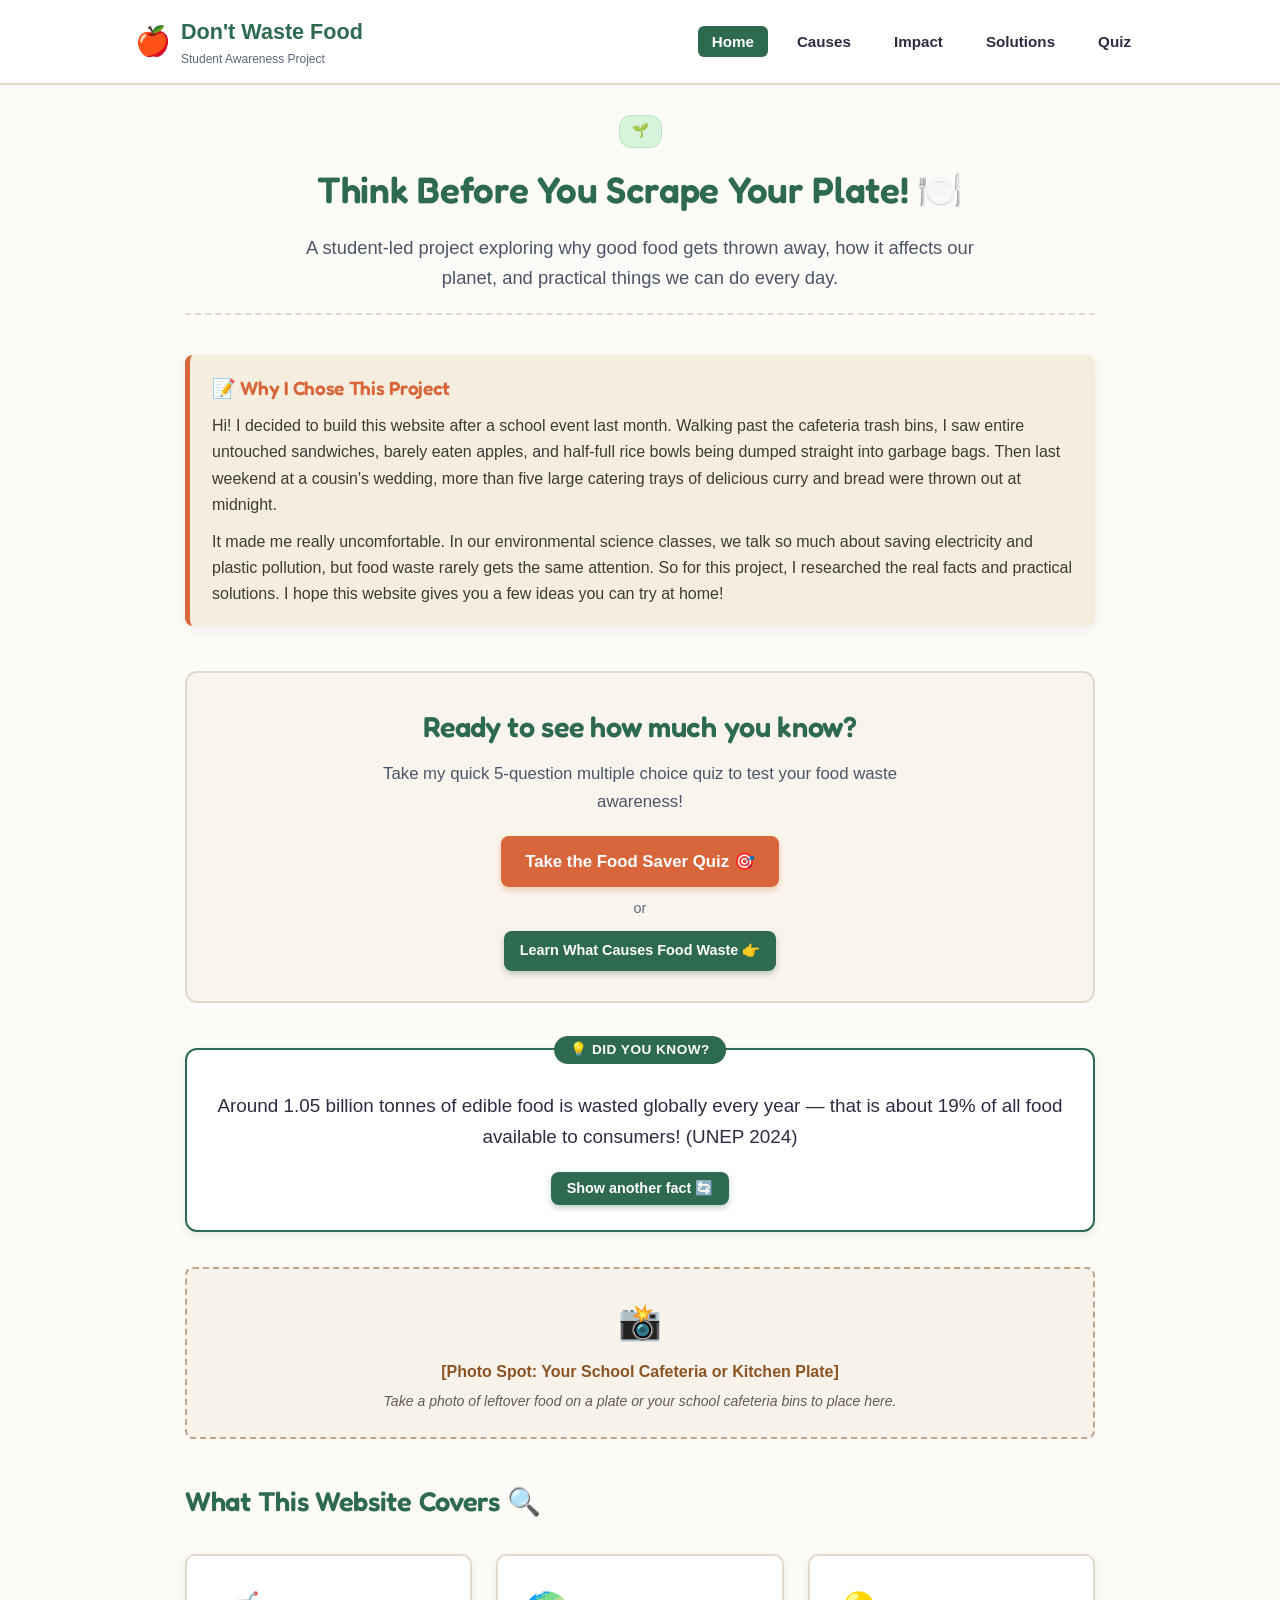
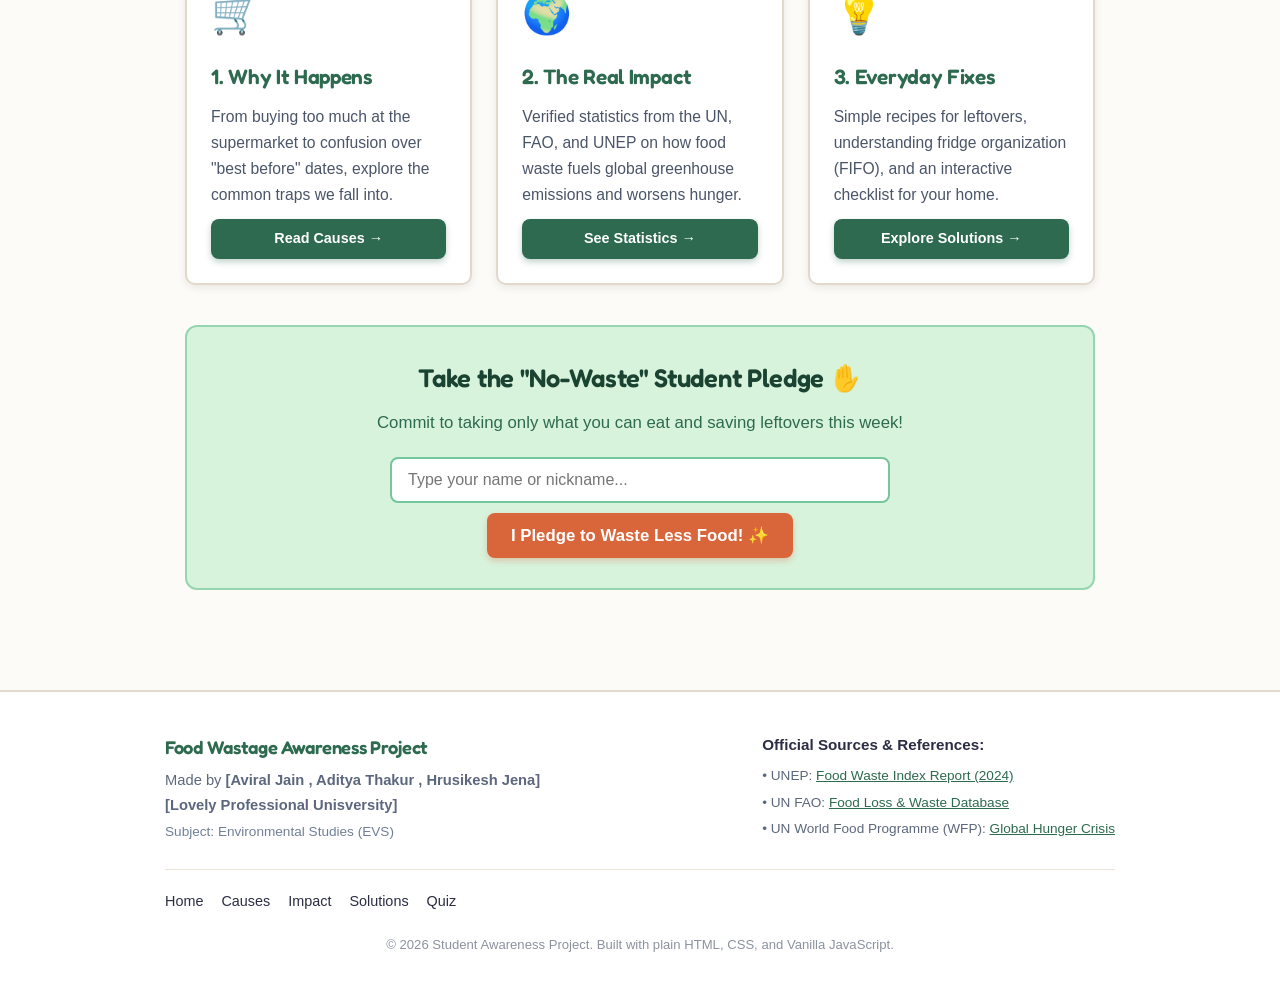
<file: index.html>
<!DOCTYPE html>
<html lang="en">
<head>
    <meta charset="UTF-8">
    <meta name="viewport" content="width=device-width, initial-scale=1.0">
    <title>Don't Waste Food! — A Student Project</title>
    <!-- Google Fonts for friendly, student-friendly headings -->
    <link rel="preconnect" href="https://fonts.googleapis.com">
    <link rel="preconnect" href="https://fonts.gstatic.com" crossorigin>
    <link href="https://fonts.googleapis.com/css2?family=Fredoka:wght@400;500;600;700&display=swap" rel="stylesheet">
    <link rel="stylesheet" href="style.css">
</head>
<body>

    <!-- 1. Navigation Bar -->
    <header class="navbar">
        <div class="nav-container">
            <a href="index.html" class="logo-area">
                <span class="logo-emoji">🍎</span>
                <div>
                    <span class="logo-title">Don't Waste Food</span>
                    <span class="logo-subtitle">Student Awareness Project</span>
                </div>
            </a>
            <button class="nav-toggle" id="navToggle" aria-label="Toggle Navigation">☰ Menu</button>
            <nav>
                <ul class="nav-links" id="navLinks">
                    <li><a href="index.html" class="active">Home</a></li>
                    <li><a href="causes.html">Causes</a></li>
                    <li><a href="impact.html">Impact</a></li>
                    <li><a href="solutions.html">Solutions</a></li>
                    <li><a href="quiz.html">Quiz</a></li>
                </ul>
            </nav>
        </div>
    </header>

    <!-- 2. Main Content -->
    <main class="main-wrapper">
        
        <!-- Welcome Hero Section -->
        <section class="page-header">
            <span class="badge-tag">🌱</span>
            <h1 class="page-title">Think Before You Scrape Your Plate! 🍽️</h1>
            <p class="page-lead">A student-led project exploring why good food gets thrown away, how it affects our planet, and practical things we can do every day.</p>
        </section>

        <!-- Student Note: Why I Chose This Topic -->
        <section class="student-note">
            <h3>📝 Why I Chose This Project</h3>
            <p>
                Hi! I decided to build this website after a school event last month. Walking past the cafeteria trash bins, I saw entire untouched sandwiches, barely eaten apples, and half-full rice bowls being dumped straight into garbage bags. Then last weekend at a cousin's wedding, more than five large catering trays of delicious curry and bread were thrown out at midnight.
            </p>
            <p style="margin-top: 10px;">
                It made me really uncomfortable. In our environmental science classes, we talk so much about saving electricity and plastic pollution, but food waste rarely gets the same attention. So for this project, I researched the real facts and practical solutions. I hope this website gives you a few ideas you can try at home!
            </p>
        </section>

        <!-- Big Call to Action -->
        <section class="cta-box">
            <h2>Ready to see how much you know?</h2>
            <p>Take my quick 5-question multiple choice quiz to test your food waste awareness!</p>
            <a href="quiz.html" class="btn">Take the Food Saver Quiz 🎯</a>
            <span style="display: block; margin: 10px 0; font-size: 0.9rem; color: var(--text-muted);">or</span>
            <a href="causes.html" class="btn btn-secondary btn-small">Learn What Causes Food Waste 👉</a>
        </section>

        <!-- "Did You Know?" Interactive Fact Box -->
        <section class="fact-box">
            <span class="fact-badge">💡 DID YOU KNOW?</span>
            <p class="fact-text" id="factDisplay">
                Around 1.05 billion tonnes of edible food is wasted globally every year — that is about 19% of all food available to consumers! (UNEP 2024)
            </p>
            <button class="btn btn-secondary btn-small" id="newFactBtn">Show another fact 🔄</button>
        </section>

        <!-- STUDENT PHOTO PLACEHOLDER 1 -->
        <!-- 
            STUDENT NOTE: 
            Replace this placeholder with an actual photo! For example:
            <img src="my-cafeteria.jpg" alt="School Cafeteria Food Waste" style="max-width:100%; border-radius:8px;">
        -->
        <div class="photo-placeholder">
            <span class="camera-icon">📸</span>
            <div class="placeholder-title">[Photo Spot: Your School Cafeteria or Kitchen Plate]</div>
            <div class="placeholder-hint">Take a photo of leftover food on a plate or your school cafeteria bins to place here.</div>
        </div>

        <!-- 3 Quick Pillars of This Project -->
        <section class="info-section">
            <h2>What This Website Covers 🔍</h2>
            <div class="card-grid">
                
                <div class="card">
                    <div class="card-icon">🛒</div>
                    <h3 class="card-title">1. Why It Happens</h3>
                    <p>From buying too much at the supermarket to confusion over "best before" dates, explore the common traps we fall into.</p>
                    <a href="causes.html" class="btn btn-secondary btn-small" style="margin-top:auto;">Read Causes →</a>
                </div>

                <div class="card">
                    <div class="card-icon">🌍</div>
                    <h3 class="card-title">2. The Real Impact</h3>
                    <p>Verified statistics from the UN, FAO, and UNEP on how food waste fuels global greenhouse emissions and worsens hunger.</p>
                    <a href="impact.html" class="btn btn-secondary btn-small" style="margin-top:auto;">See Statistics →</a>
                </div>

                <div class="card">
                    <div class="card-icon">💡</div>
                    <h3 class="card-title">3. Everyday Fixes</h3>
                    <p>Simple recipes for leftovers, understanding fridge organization (FIFO), and an interactive checklist for your home.</p>
                    <a href="solutions.html" class="btn btn-secondary btn-small" style="margin-top:auto;">Explore Solutions →</a>
                </div>

            </div>
        </section>

        <!-- "My Pledge" Interactive Section -->
        <section class="pledge-section">
            <h2>Take the "No-Waste" Student Pledge ✋</h2>
            <p>Commit to taking only what you can eat and saving leftovers this week!</p>
            <form class="pledge-form" id="pledgeForm">
                <input 
                    type="text" 
                    id="pledgeNameInput" 
                    class="pledge-input" 
                    placeholder="Type your name or nickname..."
                    aria-label="Your Name for the Food Waste Pledge"
                >
                <button type="submit" class="btn">I Pledge to Waste Less Food! ✨</button>
            </form>
            <div class="pledge-result" id="pledgeResult"></div>
        </section>

    </main>

    <!-- 3. Site Footer (Included on every page) -->
    <footer class="site-footer">
        <div class="footer-container">
            <div class="footer-top">
                <div class="footer-author">
                    <h4>Food Wastage Awareness Project</h4>
                    <p>Made by <strong>[Aviral Jain , Aditya Thakur , Hrusikesh Jena]</strong> <br> <strong>[Lovely Professional Unisversity]</strong></p>
                    <p style="margin-top: 4px; font-size: 0.85rem; color: #718096;">Subject: Environmental Studies (EVS)</p>
                </div>
                <div class="footer-sources">
                    <h5>Official Sources & References:</h5>
                    <ul>
                        <li>• UNEP: <a href="https://www.unep.org/resources/publication/food-waste-index-report-2024" target="_blank" rel="noopener">Food Waste Index Report (2024)</a></li>
                        <li>• UN FAO: <a href="https://www.fao.org/food-loss-and-food-waste/en" target="_blank" rel="noopener">Food Loss & Waste Database</a></li>
                        <li>• UN World Food Programme (WFP): <a href="https://www.wfp.org/global-hunger-crisis" target="_blank" rel="noopener">Global Hunger Crisis</a></li>
                    </ul>
                </div>
            </div>

            <div class="footer-nav">
                <a href="index.html">Home</a>
                <a href="causes.html">Causes</a>
                <a href="impact.html">Impact</a>
                <a href="solutions.html">Solutions</a>
                <a href="quiz.html">Quiz</a>
            </div>

            <div class="footer-bottom">
                <p>&copy; 2026 Student Awareness Project. Built with plain HTML, CSS, and Vanilla JavaScript.</p>
            </div>
        </div>
    </footer>

    <!-- JavaScript File -->
    <script src="script.js"></script>
</body>
</html>
</file>
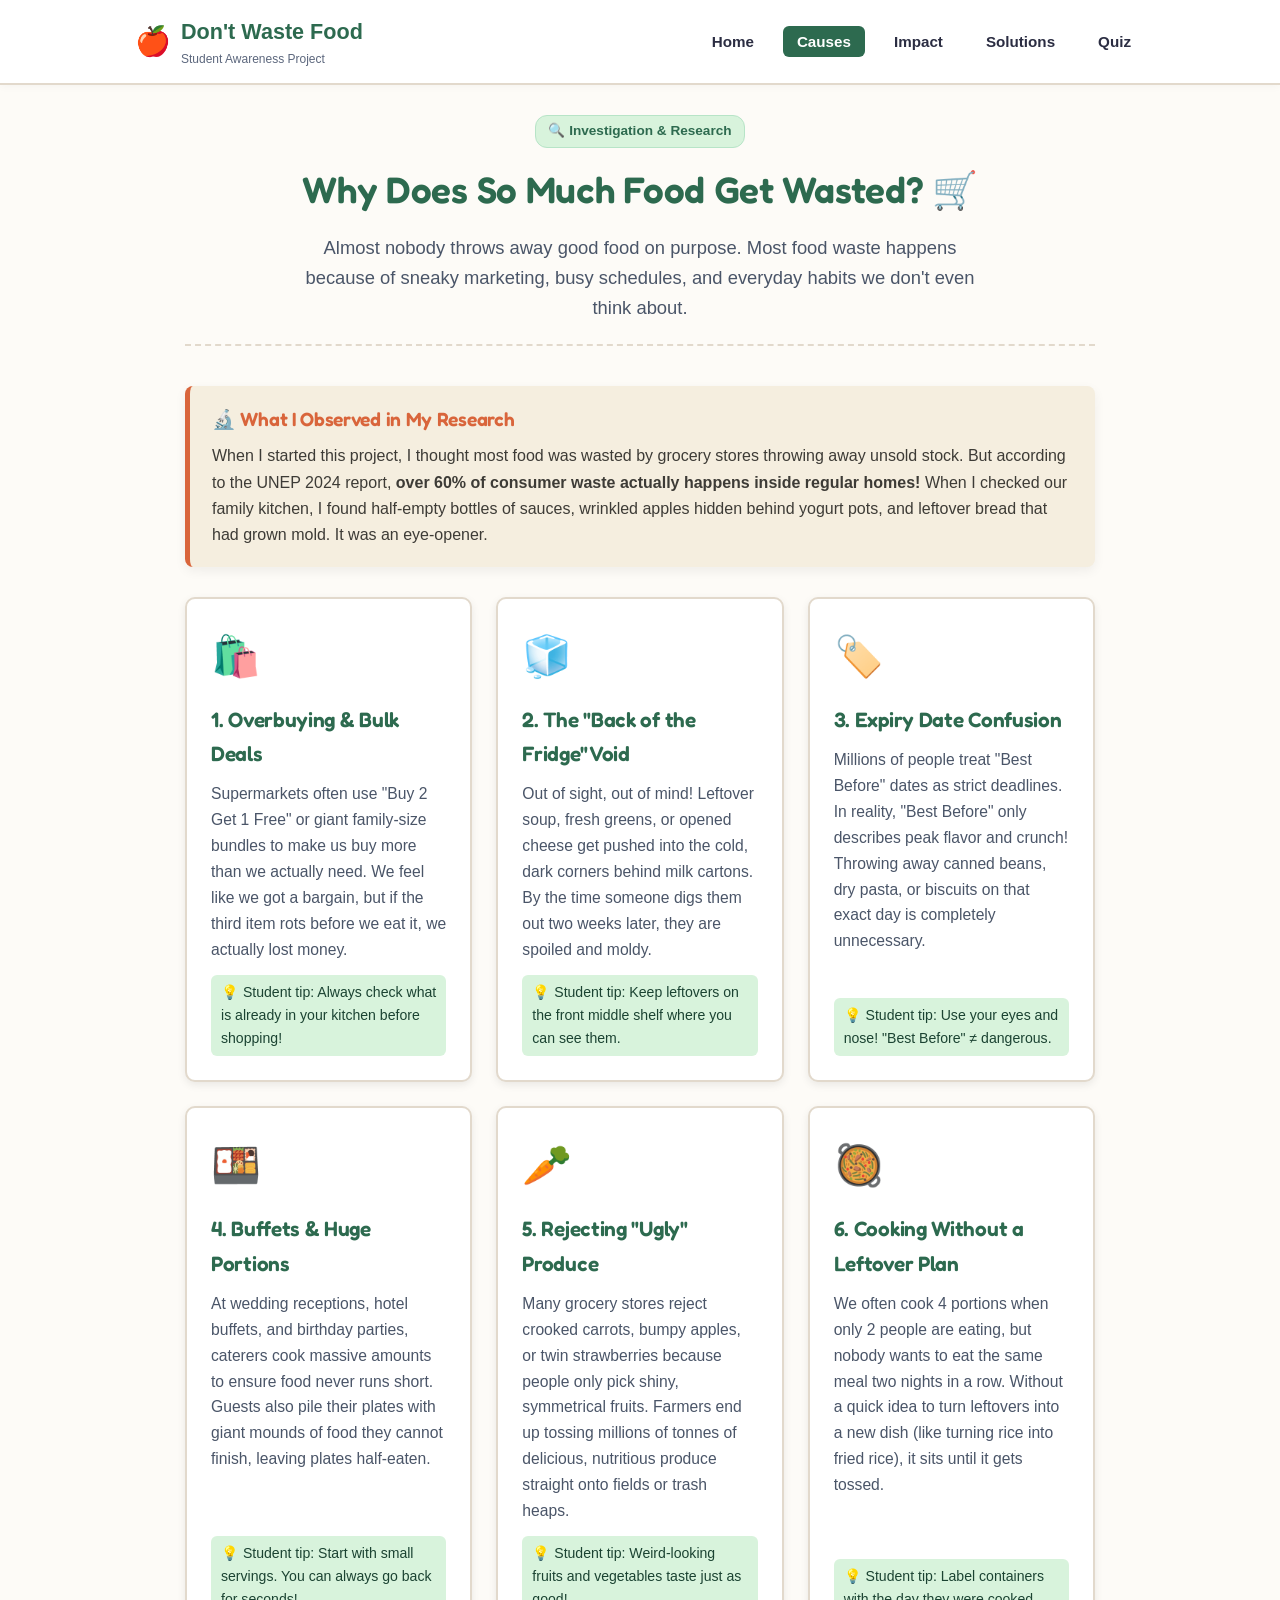
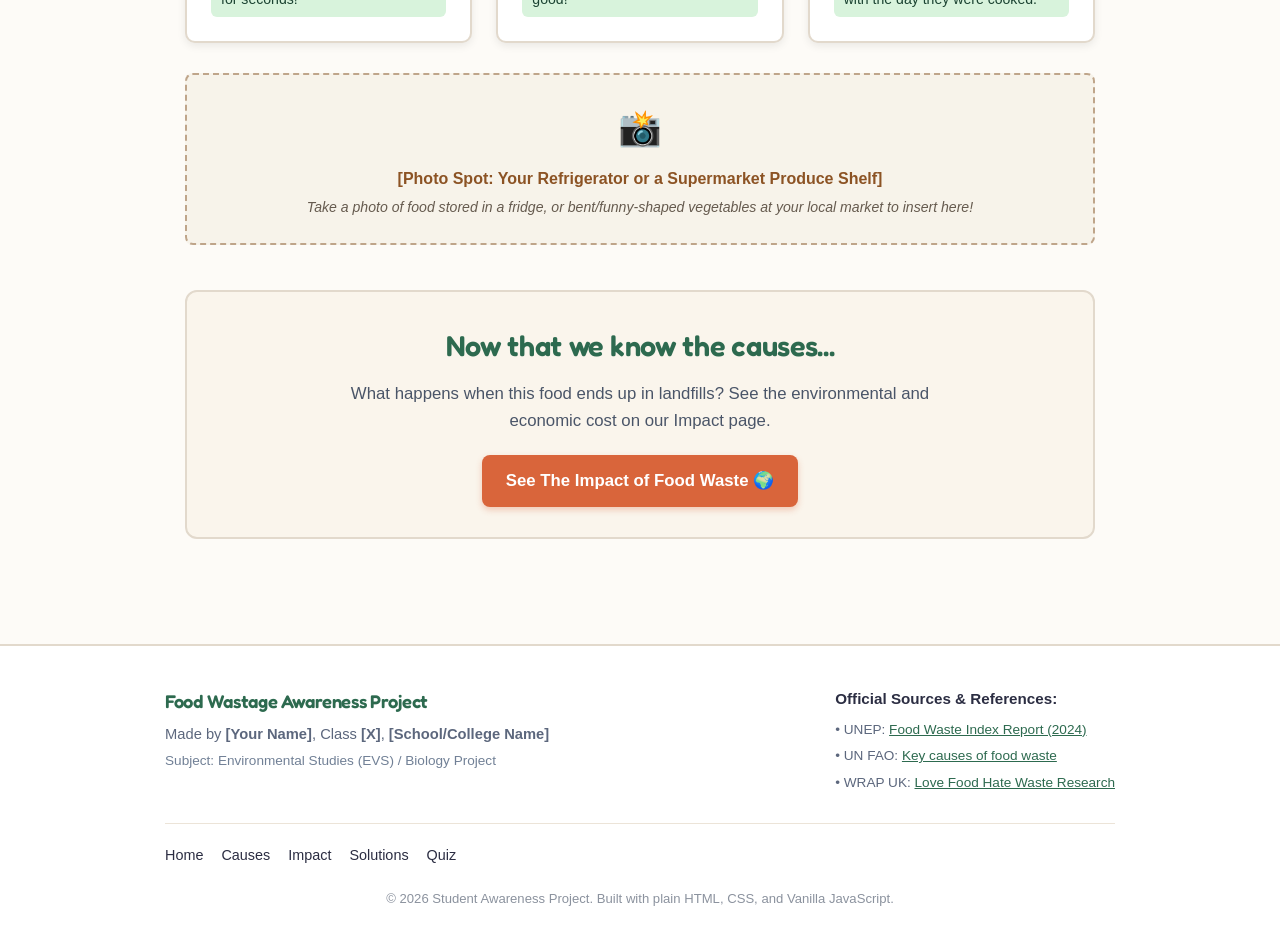
<file: causes.html>
<!DOCTYPE html>
<html lang="en">
<head>
    <meta charset="UTF-8">
    <meta name="viewport" content="width=device-width, initial-scale=1.0">
    <title>Causes of Food Waste — Student Awareness Project</title>
    <!-- Google Fonts -->
    <link rel="preconnect" href="https://fonts.googleapis.com">
    <link rel="preconnect" href="https://fonts.gstatic.com" crossorigin>
    <link href="https://fonts.googleapis.com/css2?family=Fredoka:wght@400;500;600;700&display=swap" rel="stylesheet">
    <link rel="stylesheet" href="style.css">
</head>
<body>

    <!-- 1. Navigation Bar -->
    <header class="navbar">
        <div class="nav-container">
            <a href="index.html" class="logo-area">
                <span class="logo-emoji">🍎</span>
                <div>
                    <span class="logo-title">Don't Waste Food</span>
                    <span class="logo-subtitle">Student Awareness Project</span>
                </div>
            </a>
            <button class="nav-toggle" id="navToggle" aria-label="Toggle Navigation">☰ Menu</button>
            <nav>
                <ul class="nav-links" id="navLinks">
                    <li><a href="index.html">Home</a></li>
                    <li><a href="causes.html" class="active">Causes</a></li>
                    <li><a href="impact.html">Impact</a></li>
                    <li><a href="solutions.html">Solutions</a></li>
                    <li><a href="quiz.html">Quiz</a></li>
                </ul>
            </nav>
        </div>
    </header>

    <!-- 2. Main Content -->
    <main class="main-wrapper">
        
        <section class="page-header">
            <span class="badge-tag">🔍 Investigation & Research</span>
            <h1 class="page-title">Why Does So Much Food Get Wasted? 🛒</h1>
            <p class="page-lead">Almost nobody throws away good food on purpose. Most food waste happens because of sneaky marketing, busy schedules, and everyday habits we don't even think about.</p>
        </section>

        <!-- Student Observation -->
        <section class="student-note">
            <h3>🔬 What I Observed in My Research</h3>
            <p>
                When I started this project, I thought most food was wasted by grocery stores throwing away unsold stock. But according to the UNEP 2024 report, <strong>over 60% of consumer waste actually happens inside regular homes!</strong> When I checked our family kitchen, I found half-empty bottles of sauces, wrinkled apples hidden behind yogurt pots, and leftover bread that had grown mold. It was an eye-opener.
            </p>
        </section>

        <!-- The 6 Main Causes in Cards -->
        <div class="card-grid">

            <!-- Cause 1 -->
            <div class="card">
                <div class="card-icon">🛍️</div>
                <h3 class="card-title">1. Overbuying & Bulk Deals</h3>
                <p>
                    Supermarkets often use "Buy 2 Get 1 Free" or giant family-size bundles to make us buy more than we actually need. We feel like we got a bargain, but if the third item rots before we eat it, we actually lost money.
                </p>
                <div class="card-footer-tip">💡 Student tip: Always check what is already in your kitchen before shopping!</div>
            </div>

            <!-- Cause 2 -->
            <div class="card">
                <div class="card-icon">🧊</div>
                <h3 class="card-title">2. The "Back of the Fridge" Void</h3>
                <p>
                    Out of sight, out of mind! Leftover soup, fresh greens, or opened cheese get pushed into the cold, dark corners behind milk cartons. By the time someone digs them out two weeks later, they are spoiled and moldy.
                </p>
                <div class="card-footer-tip">💡 Student tip: Keep leftovers on the front middle shelf where you can see them.</div>
            </div>

            <!-- Cause 3 -->
            <div class="card">
                <div class="card-icon">🏷️</div>
                <h3 class="card-title">3. Expiry Date Confusion</h3>
                <p>
                    Millions of people treat "Best Before" dates as strict deadlines. In reality, "Best Before" only describes peak flavor and crunch! Throwing away canned beans, dry pasta, or biscuits on that exact day is completely unnecessary.
                </p>
                <div class="card-footer-tip">💡 Student tip: Use your eyes and nose! "Best Before" ≠ dangerous.</div>
            </div>

            <!-- Cause 4 -->
            <div class="card">
                <div class="card-icon">🍱</div>
                <h3 class="card-title">4. Buffets & Huge Portions</h3>
                <p>
                    At wedding receptions, hotel buffets, and birthday parties, caterers cook massive amounts to ensure food never runs short. Guests also pile their plates with giant mounds of food they cannot finish, leaving plates half-eaten.
                </p>
                <div class="card-footer-tip">💡 Student tip: Start with small servings. You can always go back for seconds!</div>
            </div>

            <!-- Cause 5 -->
            <div class="card">
                <div class="card-icon">🥕</div>
                <h3 class="card-title">5. Rejecting "Ugly" Produce</h3>
                <p>
                    Many grocery stores reject crooked carrots, bumpy apples, or twin strawberries because people only pick shiny, symmetrical fruits. Farmers end up tossing millions of tonnes of delicious, nutritious produce straight onto fields or trash heaps.
                </p>
                <div class="card-footer-tip">💡 Student tip: Weird-looking fruits and vegetables taste just as good!</div>
            </div>

            <!-- Cause 6 -->
            <div class="card">
                <div class="card-icon">🥘</div>
                <h3 class="card-title">6. Cooking Without a Leftover Plan</h3>
                <p>
                    We often cook 4 portions when only 2 people are eating, but nobody wants to eat the same meal two nights in a row. Without a quick idea to turn leftovers into a new dish (like turning rice into fried rice), it sits until it gets tossed.
                </p>
                <div class="card-footer-tip">💡 Student tip: Label containers with the day they were cooked.</div>
            </div>

        </div>

        <!-- STUDENT PHOTO PLACEHOLDER 2 -->
        <!-- 
            STUDENT NOTE: 
            Replace this placeholder with an actual photo! For example:
            <img src="my-fridge-photo.jpg" alt="Organized vs Messy Fridge" style="max-width:100%; border-radius:8px;">
        -->
        <div class="photo-placeholder">
            <span class="camera-icon">📸</span>
            <div class="placeholder-title">[Photo Spot: Your Refrigerator or a Supermarket Produce Shelf]</div>
            <div class="placeholder-hint">Take a photo of food stored in a fridge, or bent/funny-shaped vegetables at your local market to insert here!</div>
        </div>

        <!-- Quick Summary Box -->
        <section class="cta-box">
            <h2>Now that we know the causes...</h2>
            <p>What happens when this food ends up in landfills? See the environmental and economic cost on our Impact page.</p>
            <a href="impact.html" class="btn">See The Impact of Food Waste 🌍</a>
        </section>

    </main>

    <!-- 3. Site Footer -->
    <footer class="site-footer">
        <div class="footer-container">
            <div class="footer-top">
                <div class="footer-author">
                    <h4>Food Wastage Awareness Project</h4>
                    <p>Made by <strong>[Your Name]</strong>, Class <strong>[X]</strong>, <strong>[School/College Name]</strong></p>
                    <p style="margin-top: 4px; font-size: 0.85rem; color: #718096;">Subject: Environmental Studies (EVS) / Biology Project</p>
                </div>
                <div class="footer-sources">
                    <h5>Official Sources & References:</h5>
                    <ul>
                        <li>• UNEP: <a href="https://www.unep.org/resources/publication/food-waste-index-report-2024" target="_blank" rel="noopener">Food Waste Index Report (2024)</a></li>
                        <li>• UN FAO: <a href="https://www.fao.org/food-loss-and-food-waste/en" target="_blank" rel="noopener">Key causes of food waste</a></li>
                        <li>• WRAP UK: <a href="https://wrap.org.uk/" target="_blank" rel="noopener">Love Food Hate Waste Research</a></li>
                    </ul>
                </div>
            </div>

            <div class="footer-nav">
                <a href="index.html">Home</a>
                <a href="causes.html">Causes</a>
                <a href="impact.html">Impact</a>
                <a href="solutions.html">Solutions</a>
                <a href="quiz.html">Quiz</a>
            </div>

            <div class="footer-bottom">
                <p>&copy; 2026 Student Awareness Project. Built with plain HTML, CSS, and Vanilla JavaScript.</p>
            </div>
        </div>
    </footer>

    <script src="script.js"></script>
</body>
</html>
</file>
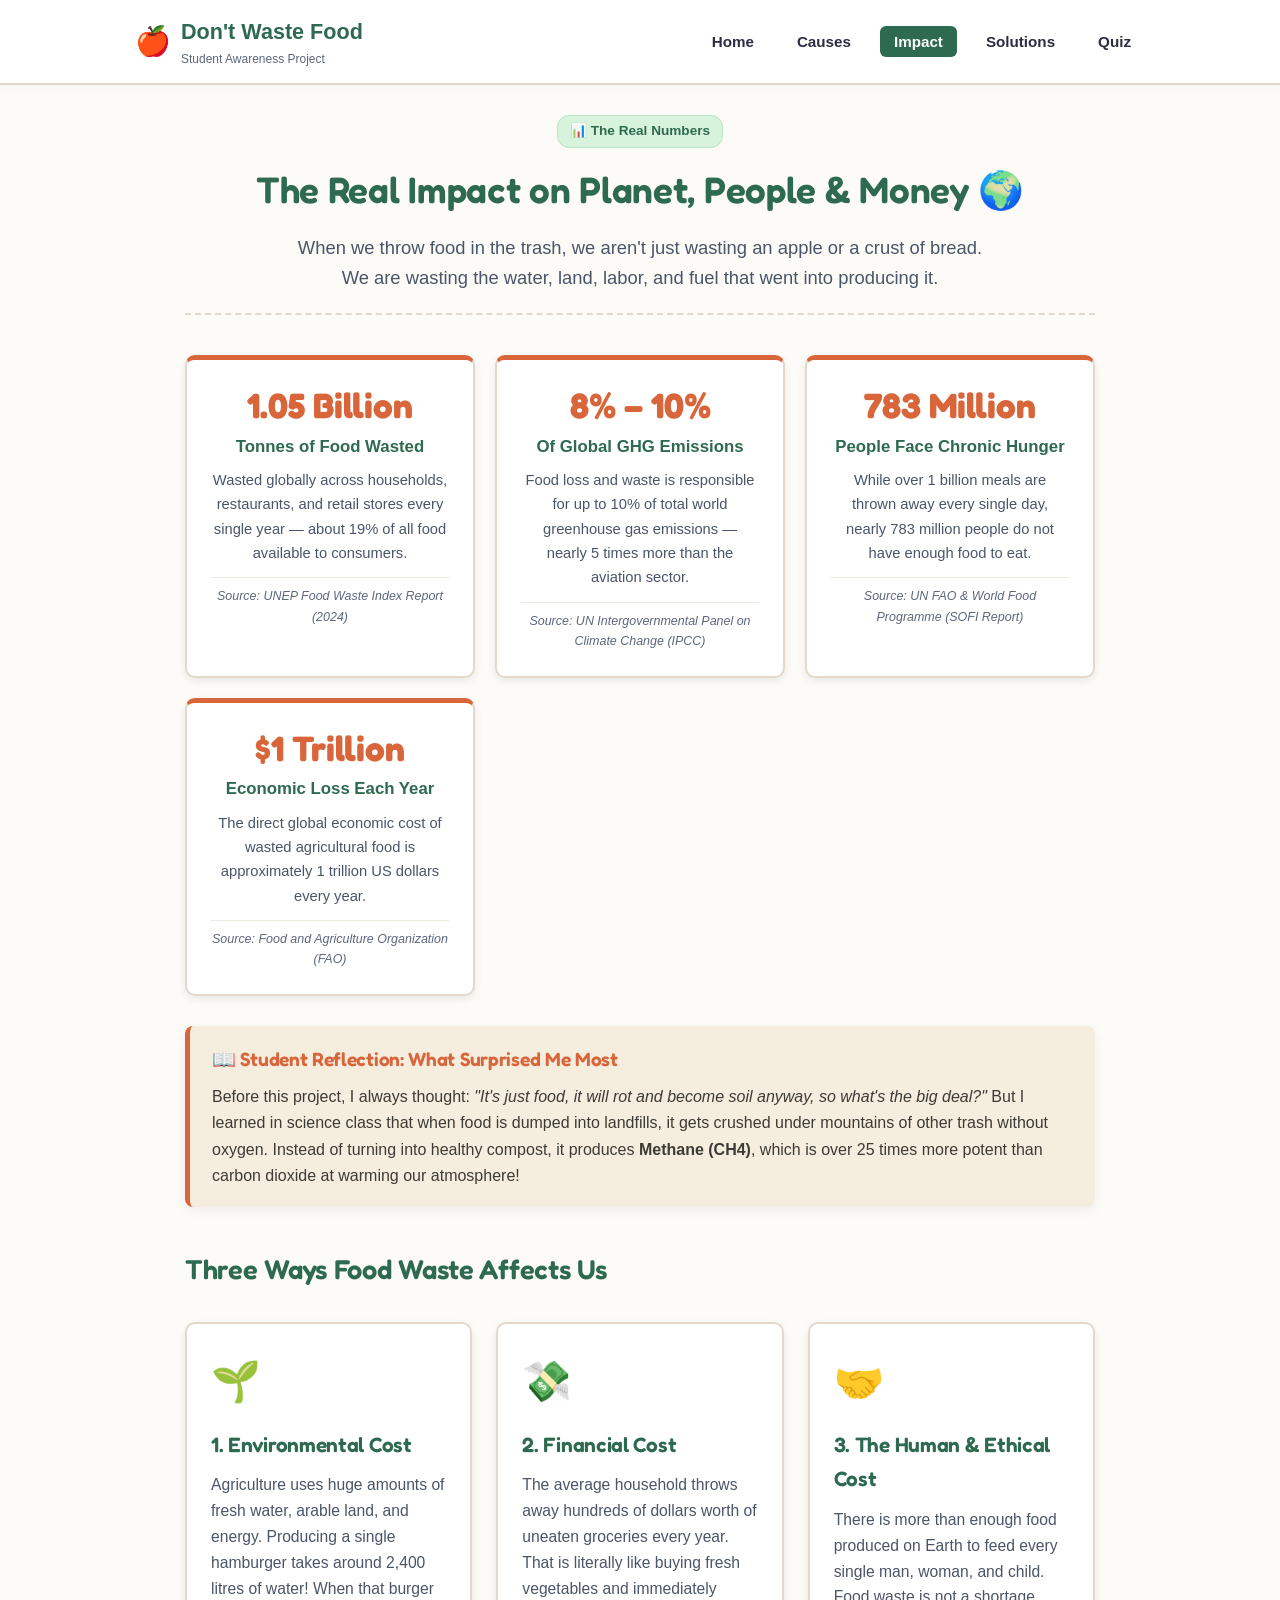
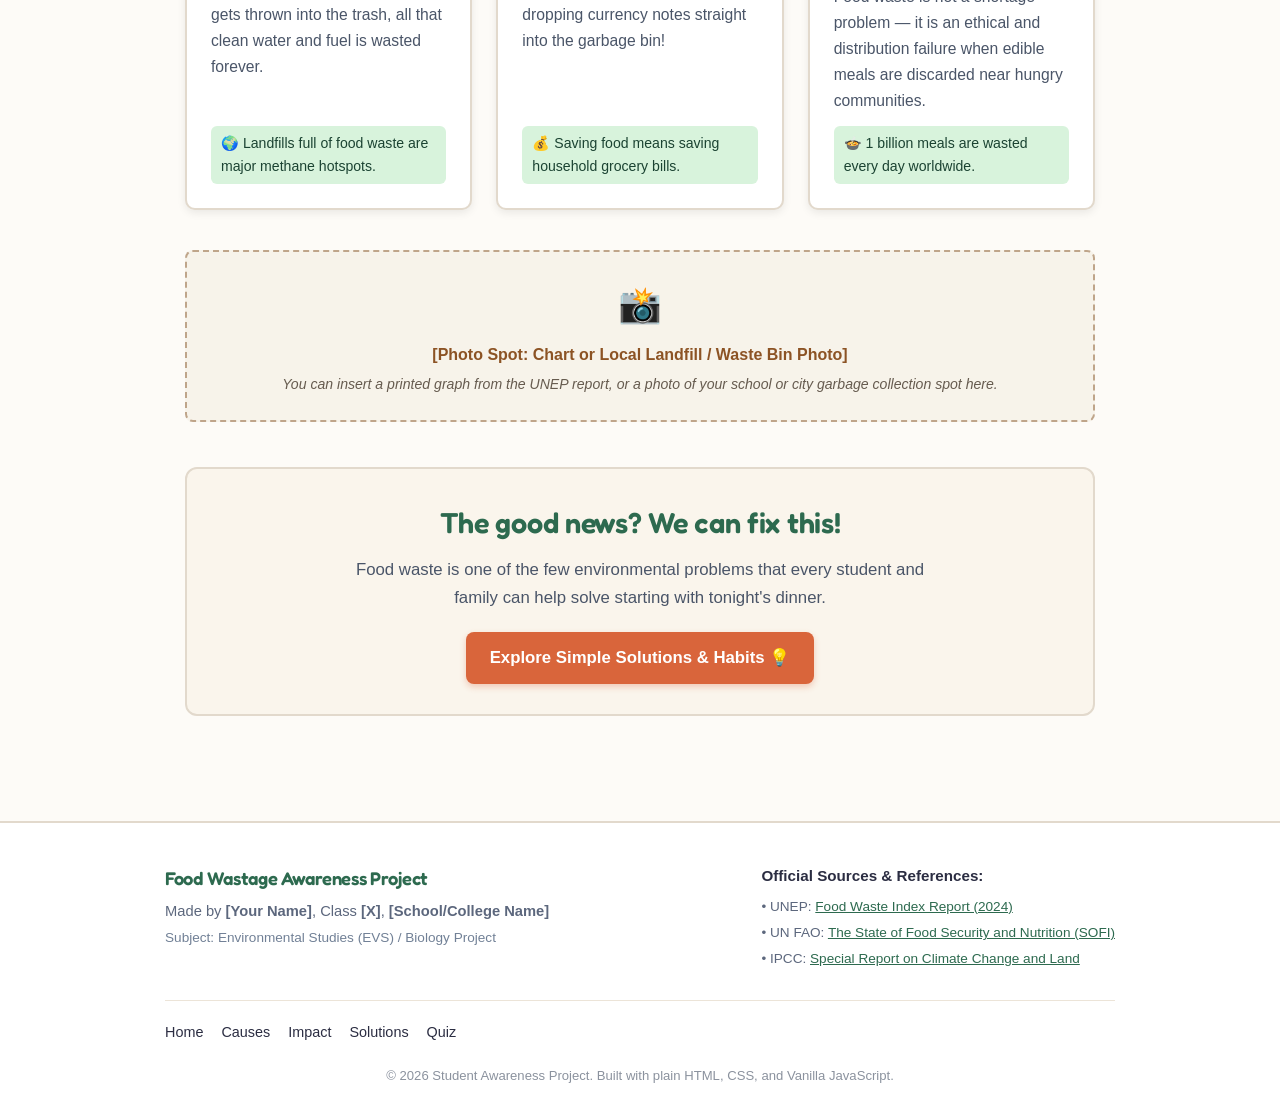
<file: impact.html>
<!DOCTYPE html>
<html lang="en">
<head>
    <meta charset="UTF-8">
    <meta name="viewport" content="width=device-width, initial-scale=1.0">
    <title>Impact of Food Waste — Student Awareness Project</title>
    <!-- Google Fonts -->
    <link rel="preconnect" href="https://fonts.googleapis.com">
    <link rel="preconnect" href="https://fonts.gstatic.com" crossorigin>
    <link href="https://fonts.googleapis.com/css2?family=Fredoka:wght@400;500;600;700&display=swap" rel="stylesheet">
    <link rel="stylesheet" href="style.css">
</head>
<body>

    <!-- 1. Navigation Bar -->
    <header class="navbar">
        <div class="nav-container">
            <a href="index.html" class="logo-area">
                <span class="logo-emoji">🍎</span>
                <div>
                    <span class="logo-title">Don't Waste Food</span>
                    <span class="logo-subtitle">Student Awareness Project</span>
                </div>
            </a>
            <button class="nav-toggle" id="navToggle" aria-label="Toggle Navigation">☰ Menu</button>
            <nav>
                <ul class="nav-links" id="navLinks">
                    <li><a href="index.html">Home</a></li>
                    <li><a href="causes.html">Causes</a></li>
                    <li><a href="impact.html" class="active">Impact</a></li>
                    <li><a href="solutions.html">Solutions</a></li>
                    <li><a href="quiz.html">Quiz</a></li>
                </ul>
            </nav>
        </div>
    </header>

    <!-- 2. Main Content -->
    <main class="main-wrapper">
        
        <section class="page-header">
            <span class="badge-tag">📊 The Real Numbers</span>
            <h1 class="page-title">The Real Impact on Planet, People & Money 🌍</h1>
            <p class="page-lead">When we throw food in the trash, we aren't just wasting an apple or a crust of bread. We are wasting the water, land, labor, and fuel that went into producing it.</p>
        </section>

        <!-- 4 Key Verified Statistics Cards -->
        <section class="stats-grid">
            
            <!-- Stat 1 -->
            <div class="stat-card">
                <div class="stat-number">1.05 Billion</div>
                <div class="stat-label">Tonnes of Food Wasted</div>
                <p class="stat-desc">Wasted globally across households, restaurants, and retail stores every single year — about 19% of all food available to consumers.</p>
                <span class="stat-source">Source: UNEP Food Waste Index Report (2024)</span>
            </div>

            <!-- Stat 2 -->
            <div class="stat-card">
                <div class="stat-number">8% – 10%</div>
                <div class="stat-label">Of Global GHG Emissions</div>
                <p class="stat-desc">Food loss and waste is responsible for up to 10% of total world greenhouse gas emissions — nearly 5 times more than the aviation sector.</p>
                <span class="stat-source">Source: UN Intergovernmental Panel on Climate Change (IPCC)</span>
            </div>

            <!-- Stat 3 -->
            <div class="stat-card">
                <div class="stat-number">783 Million</div>
                <div class="stat-label">People Face Chronic Hunger</div>
                <p class="stat-desc">While over 1 billion meals are thrown away every single day, nearly 783 million people do not have enough food to eat.</p>
                <span class="stat-source">Source: UN FAO & World Food Programme (SOFI Report)</span>
            </div>

            <!-- Stat 4 -->
            <div class="stat-card">
                <div class="stat-number">$1 Trillion</div>
                <div class="stat-label">Economic Loss Each Year</div>
                <p class="stat-desc">The direct global economic cost of wasted agricultural food is approximately 1 trillion US dollars every year.</p>
                <span class="stat-source">Source: Food and Agriculture Organization (FAO)</span>
            </div>

        </section>

        <!-- Student Note on Researching These Numbers -->
        <section class="student-note">
            <h3>📖 Student Reflection: What Surprised Me Most</h3>
            <p>
                Before this project, I always thought: <em>"It's just food, it will rot and become soil anyway, so what's the big deal?"</em> But I learned in science class that when food is dumped into landfills, it gets crushed under mountains of other trash without oxygen. Instead of turning into healthy compost, it produces <strong>Methane (CH4)</strong>, which is over 25 times more potent than carbon dioxide at warming our atmosphere!
            </p>
        </section>

        <!-- 3 Pillars of Impact -->
        <section class="info-section">
            <h2>Three Ways Food Waste Affects Us</h2>

            <div class="card-grid">

                <div class="card">
                    <div class="card-icon">🌱</div>
                    <h3 class="card-title">1. Environmental Cost</h3>
                    <p>
                        Agriculture uses huge amounts of fresh water, arable land, and energy. Producing a single hamburger takes around 2,400 litres of water! When that burger gets thrown into the trash, all that clean water and fuel is wasted forever.
                    </p>
                    <div class="card-footer-tip">🌍 Landfills full of food waste are major methane hotspots.</div>
                </div>

                <div class="card">
                    <div class="card-icon">💸</div>
                    <h3 class="card-title">2. Financial Cost</h3>
                    <p>
                        The average household throws away hundreds of dollars worth of uneaten groceries every year. That is literally like buying fresh vegetables and immediately dropping currency notes straight into the garbage bin!
                    </p>
                    <div class="card-footer-tip">💰 Saving food means saving household grocery bills.</div>
                </div>

                <div class="card">
                    <div class="card-icon">🤝</div>
                    <h3 class="card-title">3. The Human & Ethical Cost</h3>
                    <p>
                        There is more than enough food produced on Earth to feed every single man, woman, and child. Food waste is not a shortage problem — it is an ethical and distribution failure when edible meals are discarded near hungry communities.
                    </p>
                    <div class="card-footer-tip">🍲 1 billion meals are wasted every day worldwide.</div>
                </div>

            </div>
        </section>

        <!-- STUDENT PHOTO PLACEHOLDER 3 -->
        <!-- 
            STUDENT NOTE: 
            Replace this placeholder with an actual infographic or photo! For example:
            <img src="landfill-or-chart.jpg" alt="Food Waste Chart" style="max-width:100%; border-radius:8px;">
        -->
        <div class="photo-placeholder">
            <span class="camera-icon">📸</span>
            <div class="placeholder-title">[Photo Spot: Chart or Local Landfill / Waste Bin Photo]</div>
            <div class="placeholder-hint">You can insert a printed graph from the UNEP report, or a photo of your school or city garbage collection spot here.</div>
        </div>

        <!-- Call to action to Solutions -->
        <section class="cta-box">
            <h2>The good news? We can fix this!</h2>
            <p>Food waste is one of the few environmental problems that every student and family can help solve starting with tonight's dinner.</p>
            <a href="solutions.html" class="btn">Explore Simple Solutions & Habits 💡</a>
        </section>

    </main>

    <!-- 3. Site Footer -->
    <footer class="site-footer">
        <div class="footer-container">
            <div class="footer-top">
                <div class="footer-author">
                    <h4>Food Wastage Awareness Project</h4>
                    <p>Made by <strong>[Your Name]</strong>, Class <strong>[X]</strong>, <strong>[School/College Name]</strong></p>
                    <p style="margin-top: 4px; font-size: 0.85rem; color: #718096;">Subject: Environmental Studies (EVS) / Biology Project</p>
                </div>
                <div class="footer-sources">
                    <h5>Official Sources & References:</h5>
                    <ul>
                        <li>• UNEP: <a href="https://www.unep.org/resources/publication/food-waste-index-report-2024" target="_blank" rel="noopener">Food Waste Index Report (2024)</a></li>
                        <li>• UN FAO: <a href="https://www.fao.org/state-of-food-security-nutrition" target="_blank" rel="noopener">The State of Food Security and Nutrition (SOFI)</a></li>
                        <li>• IPCC: <a href="https://www.ipcc.ch/srccl/" target="_blank" rel="noopener">Special Report on Climate Change and Land</a></li>
                    </ul>
                </div>
            </div>

            <div class="footer-nav">
                <a href="index.html">Home</a>
                <a href="causes.html">Causes</a>
                <a href="impact.html">Impact</a>
                <a href="solutions.html">Solutions</a>
                <a href="quiz.html">Quiz</a>
            </div>

            <div class="footer-bottom">
                <p>&copy; 2026 Student Awareness Project. Built with plain HTML, CSS, and Vanilla JavaScript.</p>
            </div>
        </div>
    </footer>

    <script src="script.js"></script>
</body>
</html>
</file>
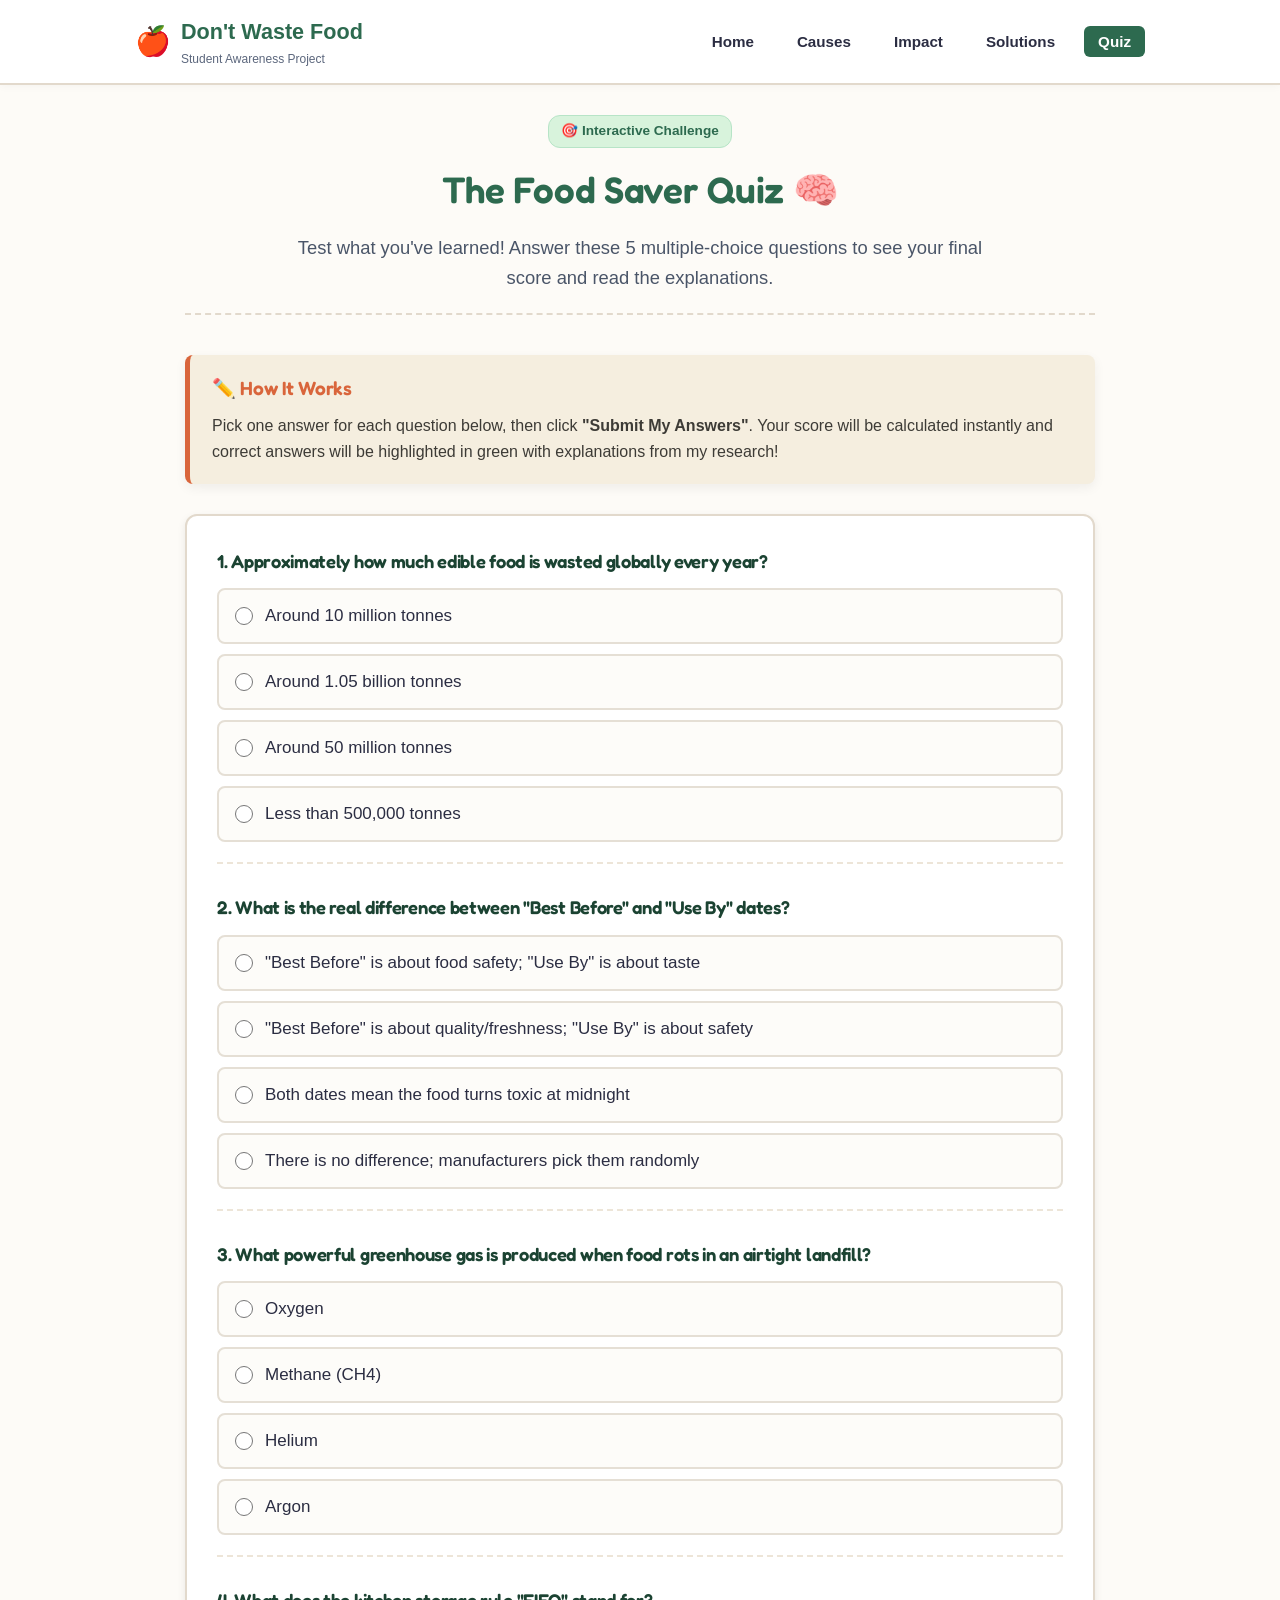
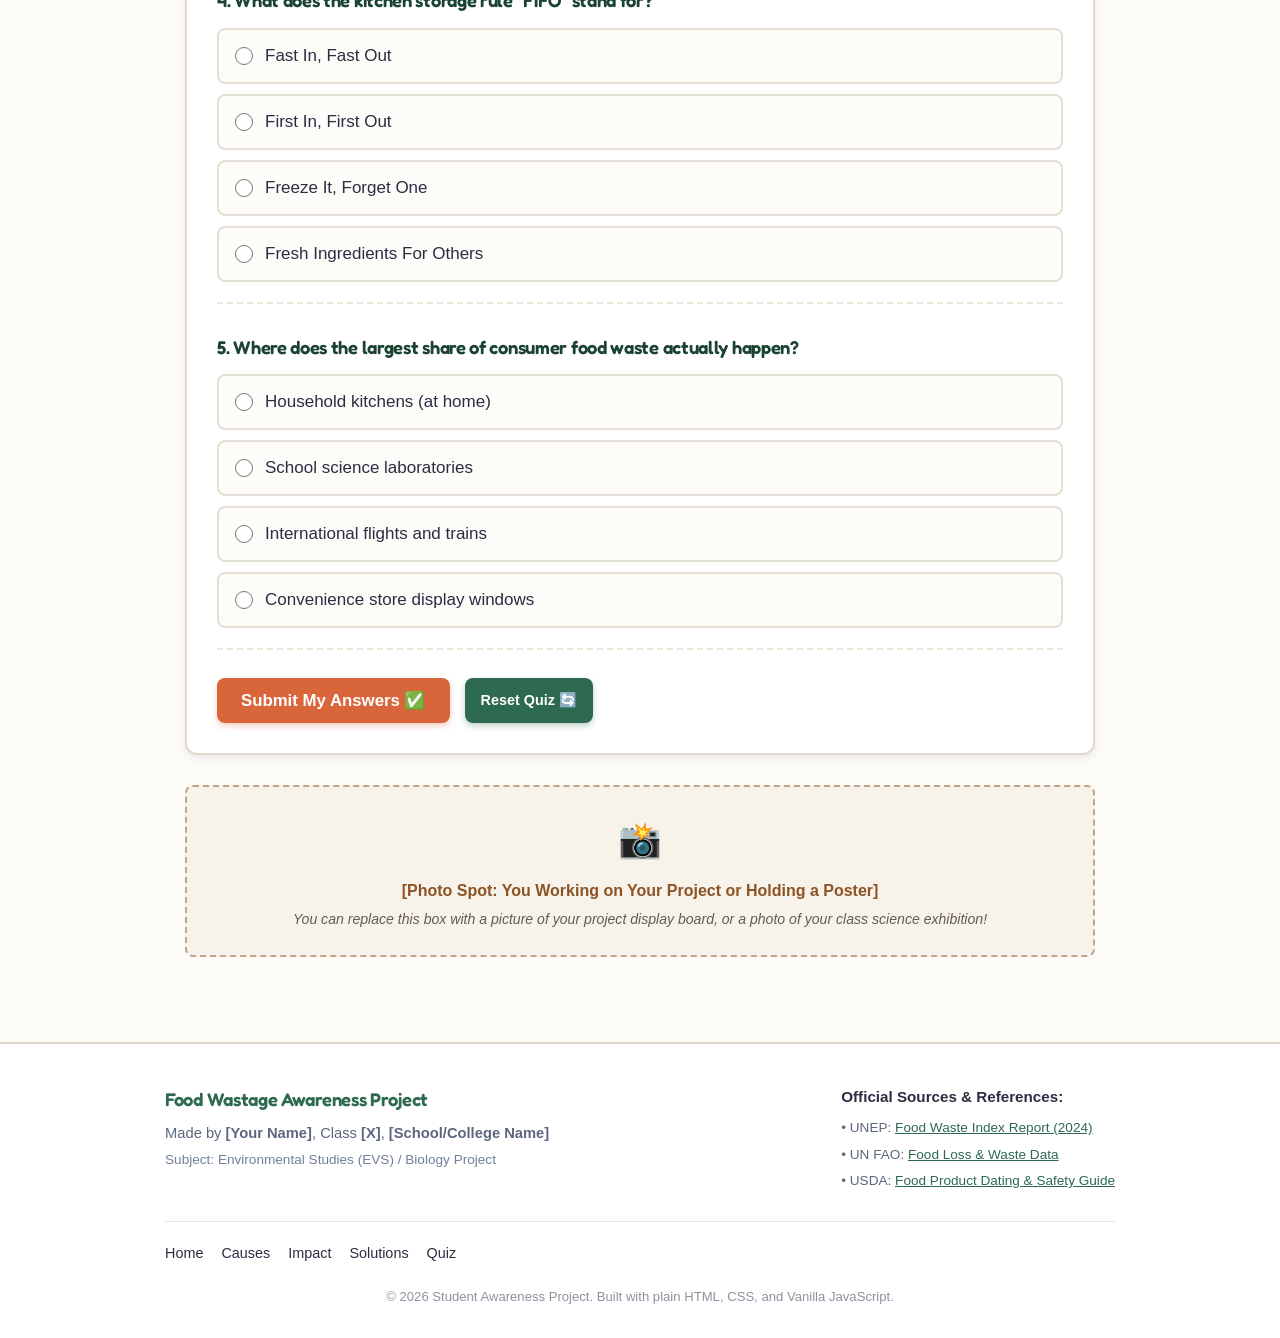
<file: quiz.html>
<!DOCTYPE html>
<html lang="en">
<head>
    <meta charset="UTF-8">
    <meta name="viewport" content="width=device-width, initial-scale=1.0">
    <title>Food Saver Quiz — Student Awareness Project</title>
    <!-- Google Fonts -->
    <link rel="preconnect" href="https://fonts.googleapis.com">
    <link rel="preconnect" href="https://fonts.gstatic.com" crossorigin>
    <link href="https://fonts.googleapis.com/css2?family=Fredoka:wght@400;500;600;700&display=swap" rel="stylesheet">
    <link rel="stylesheet" href="style.css">
</head>
<body>

    <!-- 1. Navigation Bar -->
    <header class="navbar">
        <div class="nav-container">
            <a href="index.html" class="logo-area">
                <span class="logo-emoji">🍎</span>
                <div>
                    <span class="logo-title">Don't Waste Food</span>
                    <span class="logo-subtitle">Student Awareness Project</span>
                </div>
            </a>
            <button class="nav-toggle" id="navToggle" aria-label="Toggle Navigation">☰ Menu</button>
            <nav>
                <ul class="nav-links" id="navLinks">
                    <li><a href="index.html">Home</a></li>
                    <li><a href="causes.html">Causes</a></li>
                    <li><a href="impact.html">Impact</a></li>
                    <li><a href="solutions.html">Solutions</a></li>
                    <li><a href="quiz.html" class="active">Quiz</a></li>
                </ul>
            </nav>
        </div>
    </header>

    <!-- 2. Main Content -->
    <main class="main-wrapper">
        
        <section class="page-header">
            <span class="badge-tag">🎯 Interactive Challenge</span>
            <h1 class="page-title">The Food Saver Quiz 🧠</h1>
            <p class="page-lead">Test what you've learned! Answer these 5 multiple-choice questions to see your final score and read the explanations.</p>
        </section>

        <!-- Student Note -->
        <section class="student-note">
            <h3>✏️ How It Works</h3>
            <p>
                Pick one answer for each question below, then click <strong>"Submit My Answers"</strong>. Your score will be calculated instantly and correct answers will be highlighted in green with explanations from my research!
            </p>
        </section>

        <!-- Quiz Form Component -->
        <div class="quiz-container">
            <form id="quizForm" onsubmit="return false;">

                <!-- Question 0 -->
                <div class="question-block" id="qblock-0">
                    <h3 class="question-title">1. Approximately how much edible food is wasted globally every year?</h3>
                    <ul class="quiz-options">
                        <li>
                            <label class="option-label">
                                <input type="radio" name="q0" value="0">
                                <span>Around 10 million tonnes</span>
                            </label>
                        </li>
                        <li>
                            <label class="option-label">
                                <input type="radio" name="q0" value="1">
                                <span>Around 1.05 billion tonnes</span>
                            </label>
                        </li>
                        <li>
                            <label class="option-label">
                                <input type="radio" name="q0" value="2">
                                <span>Around 50 million tonnes</span>
                            </label>
                        </li>
                        <li>
                            <label class="option-label">
                                <input type="radio" name="q0" value="3">
                                <span>Less than 500,000 tonnes</span>
                            </label>
                        </li>
                    </ul>
                    <div class="quiz-explanation" id="explanation-0">
                        💡 <strong>Explanation:</strong> According to the UNEP Food Waste Index Report (2024), about 1.05 billion tonnes of food is wasted annually — nearly 19% of all food available to consumers.
                    </div>
                </div>

                <!-- Question 1 -->
                <div class="question-block" id="qblock-1">
                    <h3 class="question-title">2. What is the real difference between "Best Before" and "Use By" dates?</h3>
                    <ul class="quiz-options">
                        <li>
                            <label class="option-label">
                                <input type="radio" name="q1" value="0">
                                <span>"Best Before" is about food safety; "Use By" is about taste</span>
                            </label>
                        </li>
                        <li>
                            <label class="option-label">
                                <input type="radio" name="q1" value="1">
                                <span>"Best Before" is about quality/freshness; "Use By" is about safety</span>
                            </label>
                        </li>
                        <li>
                            <label class="option-label">
                                <input type="radio" name="q1" value="2">
                                <span>Both dates mean the food turns toxic at midnight</span>
                            </label>
                        </li>
                        <li>
                            <label class="option-label">
                                <input type="radio" name="q1" value="3">
                                <span>There is no difference; manufacturers pick them randomly</span>
                            </label>
                        </li>
                    </ul>
                    <div class="quiz-explanation" id="explanation-1">
                        💡 <strong>Explanation:</strong> "Best Before" guarantees peak flavor and quality (safe to eat afterwards). "Use By" is the safety cut-off, especially for meat and dairy.
                    </div>
                </div>

                <!-- Question 2 -->
                <div class="question-block" id="qblock-2">
                    <h3 class="question-title">3. What powerful greenhouse gas is produced when food rots in an airtight landfill?</h3>
                    <ul class="quiz-options">
                        <li>
                            <label class="option-label">
                                <input type="radio" name="q2" value="0">
                                <span>Oxygen</span>
                            </label>
                        </li>
                        <li>
                            <label class="option-label">
                                <input type="radio" name="q2" value="1">
                                <span>Methane (CH4)</span>
                            </label>
                        </li>
                        <li>
                            <label class="option-label">
                                <input type="radio" name="q2" value="2">
                                <span>Helium</span>
                            </label>
                        </li>
                        <li>
                            <label class="option-label">
                                <input type="radio" name="q2" value="3">
                                <span>Argon</span>
                            </label>
                        </li>
                    </ul>
                    <div class="quiz-explanation" id="explanation-2">
                        💡 <strong>Explanation:</strong> Under oxygen-free conditions in landfills, anaerobic bacteria produce Methane (CH4), which is over 25 times more potent than CO2 at trapping atmospheric heat!
                    </div>
                </div>

                <!-- Question 3 -->
                <div class="question-block" id="qblock-3">
                    <h3 class="question-title">4. What does the kitchen storage rule "FIFO" stand for?</h3>
                    <ul class="quiz-options">
                        <li>
                            <label class="option-label">
                                <input type="radio" name="q3" value="0">
                                <span>Fast In, Fast Out</span>
                            </label>
                        </li>
                        <li>
                            <label class="option-label">
                                <input type="radio" name="q3" value="1">
                                <span>First In, First Out</span>
                            </label>
                        </li>
                        <li>
                            <label class="option-label">
                                <input type="radio" name="q3" value="2">
                                <span>Freeze It, Forget One</span>
                            </label>
                        </li>
                        <li>
                            <label class="option-label">
                                <input type="radio" name="q3" value="3">
                                <span>Fresh Ingredients For Others</span>
                            </label>
                        </li>
                    </ul>
                    <div class="quiz-explanation" id="explanation-3">
                        💡 <strong>Explanation:</strong> "First In, First Out" means placing newly bought groceries behind older ones so the older food gets consumed before spoiling.
                    </div>
                </div>

                <!-- Question 4 -->
                <div class="question-block" id="qblock-4">
                    <h3 class="question-title">5. Where does the largest share of consumer food waste actually happen?</h3>
                    <ul class="quiz-options">
                        <li>
                            <label class="option-label">
                                <input type="radio" name="q4" value="0">
                                <span>Household kitchens (at home)</span>
                            </label>
                        </li>
                        <li>
                            <label class="option-label">
                                <input type="radio" name="q4" value="1">
                                <span>School science laboratories</span>
                            </label>
                        </li>
                        <li>
                            <label class="option-label">
                                <input type="radio" name="q4" value="2">
                                <span>International flights and trains</span>
                            </label>
                        </li>
                        <li>
                            <label class="option-label">
                                <input type="radio" name="q4" value="3">
                                <span>Convenience store display windows</span>
                            </label>
                        </li>
                    </ul>
                    <div class="quiz-explanation" id="explanation-4">
                        💡 <strong>Explanation:</strong> UNEP found that ~60% of all food wasted at consumer level happens in private household kitchens — meaning our daily choices matter the most!
                    </div>
                </div>

                <!-- Action Buttons -->
                <div class="quiz-actions">
                    <button type="button" class="btn" id="submitQuizBtn">Submit My Answers ✅</button>
                    <button type="button" class="btn btn-secondary btn-small" id="resetQuizBtn">Reset Quiz 🔄</button>
                </div>

            </form>

            <!-- Score Result Card -->
            <div class="quiz-score-card" id="quizScoreCard"></div>
        </div>

        <!-- STUDENT PHOTO PLACEHOLDER 5 -->
        <!-- 
            STUDENT NOTE: 
            Replace this placeholder with an actual photo! For example:
            <img src="project-presentation.jpg" alt="Student Presentation" style="max-width:100%; border-radius:8px;">
        -->
        <div class="photo-placeholder">
            <span class="camera-icon">📸</span>
            <div class="placeholder-title">[Photo Spot: You Working on Your Project or Holding a Poster]</div>
            <div class="placeholder-hint">You can replace this box with a picture of your project display board, or a photo of your class science exhibition!</div>
        </div>

    </main>

    <!-- 3. Site Footer -->
    <footer class="site-footer">
        <div class="footer-container">
            <div class="footer-top">
                <div class="footer-author">
                    <h4>Food Wastage Awareness Project</h4>
                    <p>Made by <strong>[Your Name]</strong>, Class <strong>[X]</strong>, <strong>[School/College Name]</strong></p>
                    <p style="margin-top: 4px; font-size: 0.85rem; color: #718096;">Subject: Environmental Studies (EVS) / Biology Project</p>
                </div>
                <div class="footer-sources">
                    <h5>Official Sources & References:</h5>
                    <ul>
                        <li>• UNEP: <a href="https://www.unep.org/resources/publication/food-waste-index-report-2024" target="_blank" rel="noopener">Food Waste Index Report (2024)</a></li>
                        <li>• UN FAO: <a href="https://www.fao.org/food-loss-and-food-waste/en" target="_blank" rel="noopener">Food Loss & Waste Data</a></li>
                        <li>• USDA: <a href="https://www.fsis.usda.gov/" target="_blank" rel="noopener">Food Product Dating & Safety Guide</a></li>
                    </ul>
                </div>
            </div>

            <div class="footer-nav">
                <a href="index.html">Home</a>
                <a href="causes.html">Causes</a>
                <a href="impact.html">Impact</a>
                <a href="solutions.html">Solutions</a>
                <a href="quiz.html">Quiz</a>
            </div>

            <div class="footer-bottom">
                <p>&copy; 2026 Student Awareness Project. Built with plain HTML, CSS, and Vanilla JavaScript.</p>
            </div>
        </div>
    </footer>

    <script src="script.js"></script>
</body>
</html>
</file>
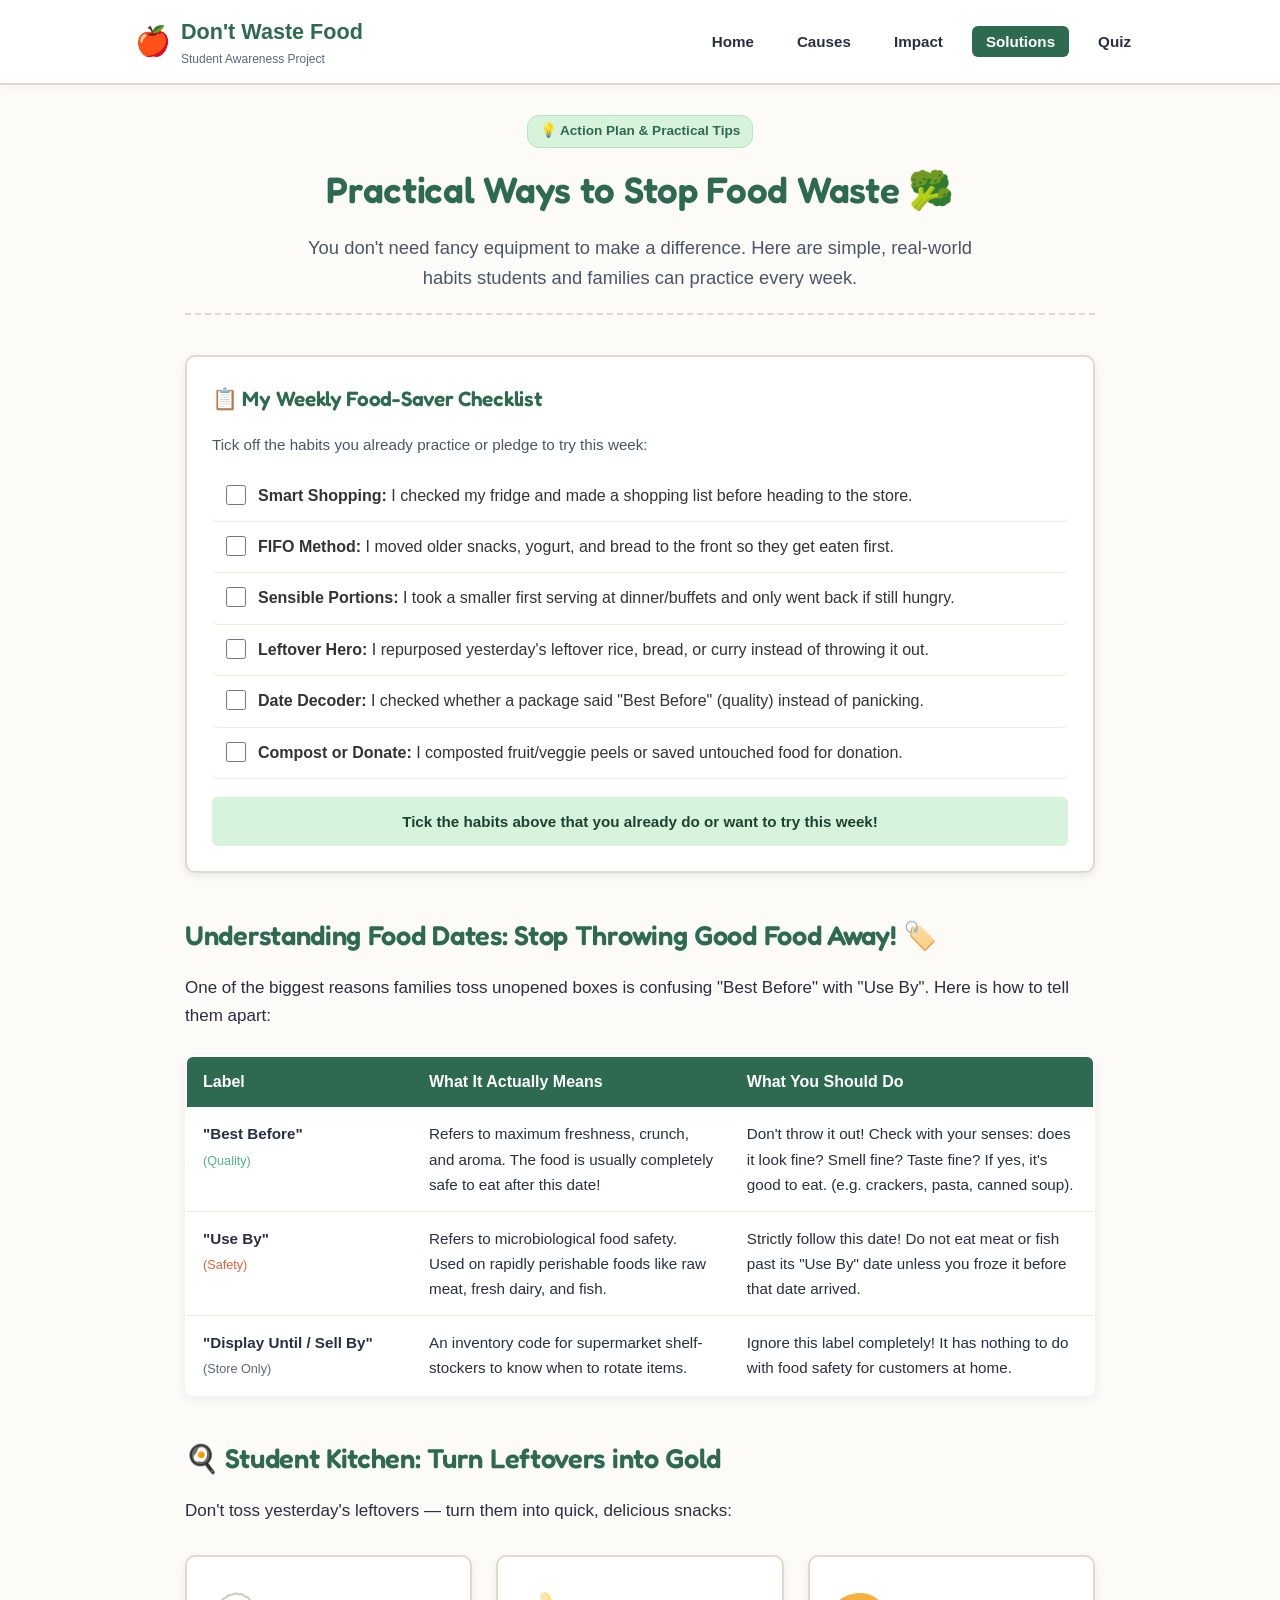
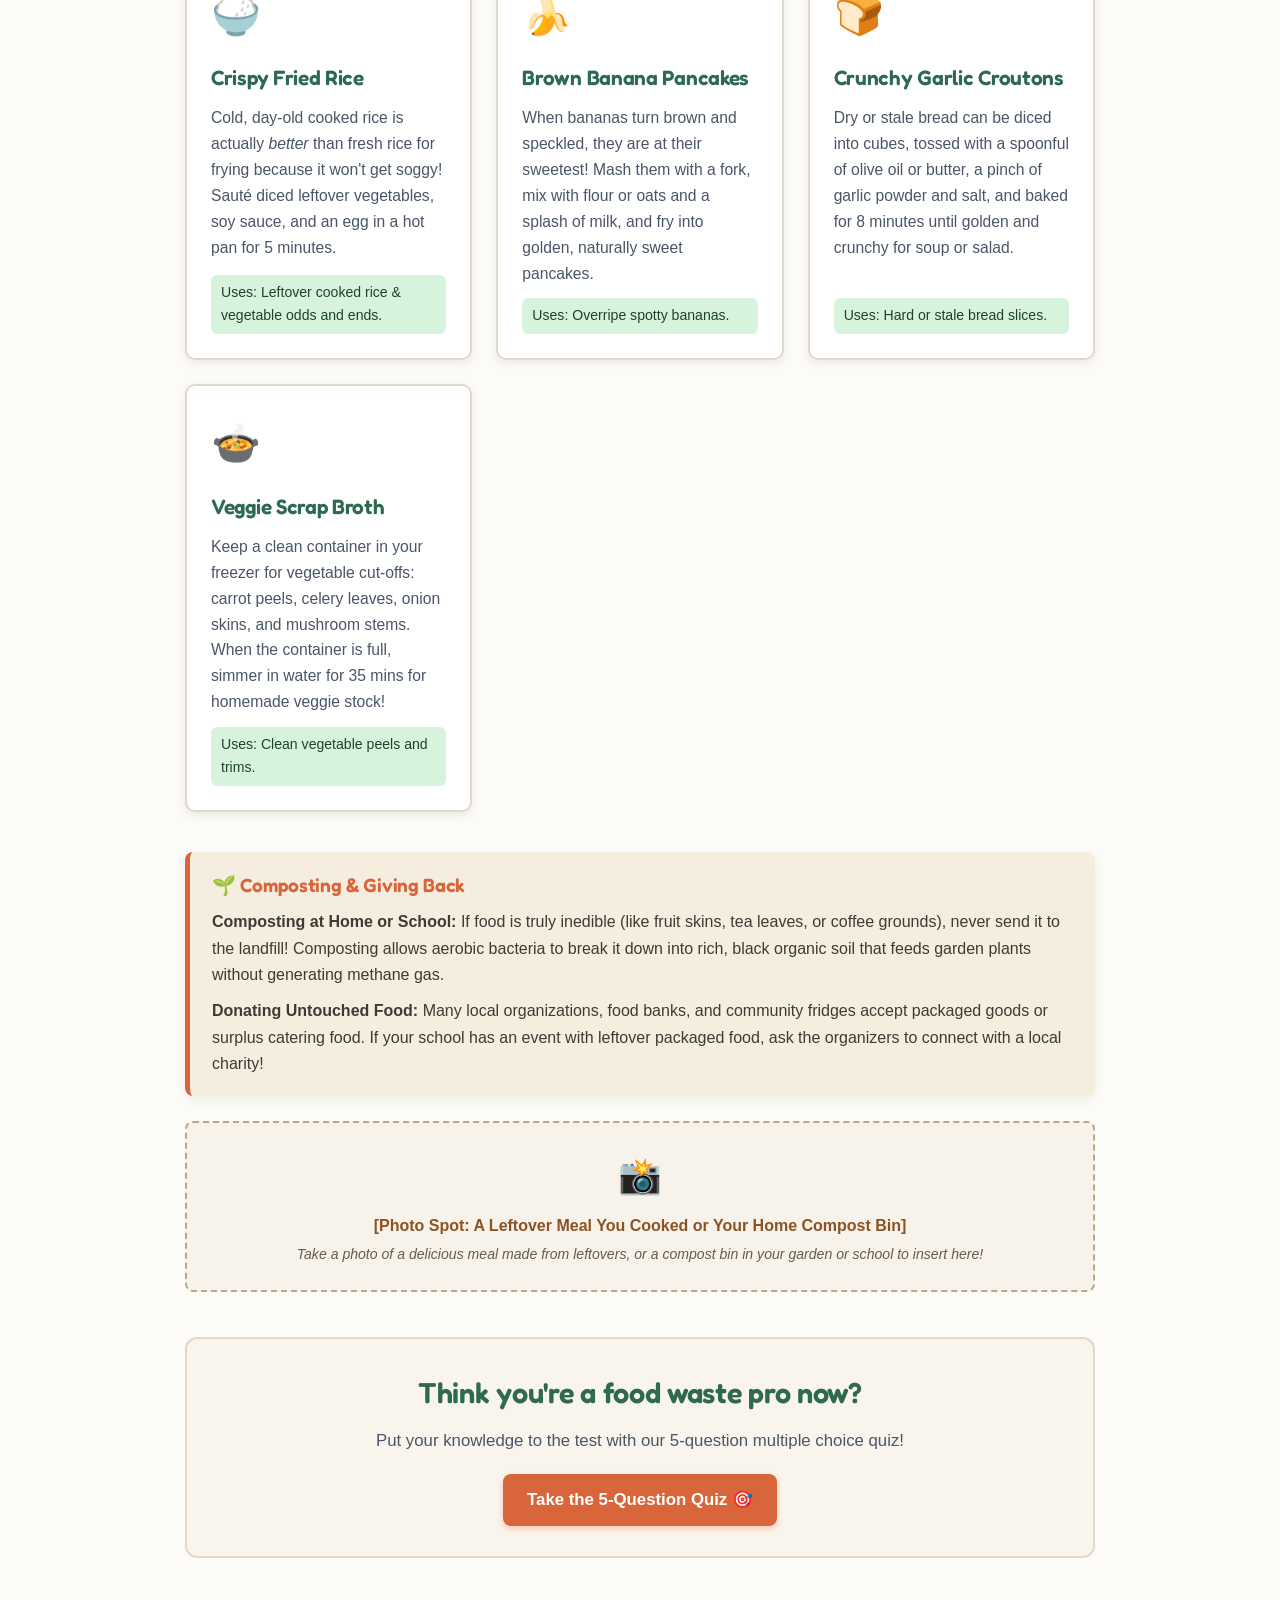
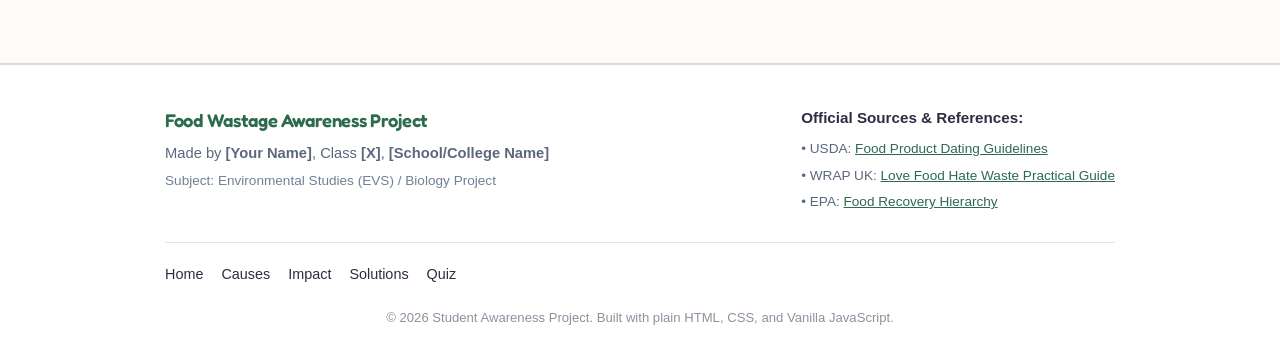
<file: solutions.html>
<!DOCTYPE html>
<html lang="en">
<head>
    <meta charset="UTF-8">
    <meta name="viewport" content="width=device-width, initial-scale=1.0">
    <title>Solutions to Food Waste — Student Awareness Project</title>
    <!-- Google Fonts -->
    <link rel="preconnect" href="https://fonts.googleapis.com">
    <link rel="preconnect" href="https://fonts.gstatic.com" crossorigin>
    <link href="https://fonts.googleapis.com/css2?family=Fredoka:wght@400;500;600;700&display=swap" rel="stylesheet">
    <link rel="stylesheet" href="style.css">
</head>
<body>

    <!-- 1. Navigation Bar -->
    <header class="navbar">
        <div class="nav-container">
            <a href="index.html" class="logo-area">
                <span class="logo-emoji">🍎</span>
                <div>
                    <span class="logo-title">Don't Waste Food</span>
                    <span class="logo-subtitle">Student Awareness Project</span>
                </div>
            </a>
            <button class="nav-toggle" id="navToggle" aria-label="Toggle Navigation">☰ Menu</button>
            <nav>
                <ul class="nav-links" id="navLinks">
                    <li><a href="index.html">Home</a></li>
                    <li><a href="causes.html">Causes</a></li>
                    <li><a href="impact.html">Impact</a></li>
                    <li><a href="solutions.html" class="active">Solutions</a></li>
                    <li><a href="quiz.html">Quiz</a></li>
                </ul>
            </nav>
        </div>
    </header>

    <!-- 2. Main Content -->
    <main class="main-wrapper">
        
        <section class="page-header">
            <span class="badge-tag">💡 Action Plan & Practical Tips</span>
            <h1 class="page-title">Practical Ways to Stop Food Waste 🥦</h1>
            <p class="page-lead">You don't need fancy equipment to make a difference. Here are simple, real-world habits students and families can practice every week.</p>
        </section>

        <!-- Interactive Checklist Component -->
        <section class="checklist-box">
            <h3 class="checklist-title">📋 My Weekly Food-Saver Checklist</h3>
            <p style="margin-bottom: 14px; font-size: 0.95rem; color: #4a5568;">
                Tick off the habits you already practice or pledge to try this week:
            </p>

            <label class="checklist-item">
                <input type="checkbox" id="check1">
                <span class="checklist-text"><strong>Smart Shopping:</strong> I checked my fridge and made a shopping list before heading to the store.</span>
            </label>

            <label class="checklist-item">
                <input type="checkbox" id="check2">
                <span class="checklist-text"><strong>FIFO Method:</strong> I moved older snacks, yogurt, and bread to the front so they get eaten first.</span>
            </label>

            <label class="checklist-item">
                <input type="checkbox" id="check3">
                <span class="checklist-text"><strong>Sensible Portions:</strong> I took a smaller first serving at dinner/buffets and only went back if still hungry.</span>
            </label>

            <label class="checklist-item">
                <input type="checkbox" id="check4">
                <span class="checklist-text"><strong>Leftover Hero:</strong> I repurposed yesterday's leftover rice, bread, or curry instead of throwing it out.</span>
            </label>

            <label class="checklist-item">
                <input type="checkbox" id="check5">
                <span class="checklist-text"><strong>Date Decoder:</strong> I checked whether a package said "Best Before" (quality) instead of panicking.</span>
            </label>

            <label class="checklist-item">
                <input type="checkbox" id="check6">
                <span class="checklist-text"><strong>Compost or Donate:</strong> I composted fruit/veggie peels or saved untouched food for donation.</span>
            </label>

            <div class="checklist-feedback" id="checklistFeedback">
                Tick the habits above that you already do or want to try this week!
            </div>
        </section>

        <!-- Guide 1: Understanding Expiry Dates -->
        <section class="info-section">
            <h2>Understanding Food Dates: Stop Throwing Good Food Away! 🏷️</h2>
            <p>One of the biggest reasons families toss unopened boxes is confusing "Best Before" with "Use By". Here is how to tell them apart:</p>

            <table class="date-compare-table">
                <thead>
                    <tr>
                        <th style="width: 25%;">Label</th>
                        <th style="width: 35%;">What It Actually Means</th>
                        <th style="width: 40%;">What You Should Do</th>
                    </tr>
                </thead>
                <tbody>
                    <tr>
                        <td><strong>"Best Before"</strong><br><small style="color:#52b788;">(Quality)</small></td>
                        <td>Refers to maximum freshness, crunch, and aroma. The food is usually completely safe to eat after this date!</td>
                        <td>Don't throw it out! Check with your senses: does it look fine? Smell fine? Taste fine? If yes, it's good to eat. (e.g. crackers, pasta, canned soup).</td>
                    </tr>
                    <tr>
                        <td><strong>"Use By"</strong><br><small style="color:#d9653b;">(Safety)</small></td>
                        <td>Refers to microbiological food safety. Used on rapidly perishable foods like raw meat, fresh dairy, and fish.</td>
                        <td>Strictly follow this date! Do not eat meat or fish past its "Use By" date unless you froze it before that date arrived.</td>
                    </tr>
                    <tr>
                        <td><strong>"Display Until / Sell By"</strong><br><small style="color:#5c677d;">(Store Only)</small></td>
                        <td>An inventory code for supermarket shelf-stockers to know when to rotate items.</td>
                        <td>Ignore this label completely! It has nothing to do with food safety for customers at home.</td>
                    </tr>
                </tbody>
            </table>
        </section>

        <!-- Guide 2: 4 Student-Friendly Leftover Recipes -->
        <section class="info-section">
            <h2>🍳 Student Kitchen: Turn Leftovers into Gold</h2>
            <p>Don't toss yesterday's leftovers — turn them into quick, delicious snacks:</p>

            <div class="card-grid">

                <div class="card">
                    <div class="card-icon">🍚</div>
                    <h3 class="card-title">Crispy Fried Rice</h3>
                    <p>
                        Cold, day-old cooked rice is actually <em>better</em> than fresh rice for frying because it won't get soggy! Sauté diced leftover vegetables, soy sauce, and an egg in a hot pan for 5 minutes.
                    </p>
                    <div class="card-footer-tip">Uses: Leftover cooked rice & vegetable odds and ends.</div>
                </div>

                <div class="card">
                    <div class="card-icon">🍌</div>
                    <h3 class="card-title">Brown Banana Pancakes</h3>
                    <p>
                        When bananas turn brown and speckled, they are at their sweetest! Mash them with a fork, mix with flour or oats and a splash of milk, and fry into golden, naturally sweet pancakes.
                    </p>
                    <div class="card-footer-tip">Uses: Overripe spotty bananas.</div>
                </div>

                <div class="card">
                    <div class="card-icon">🍞</div>
                    <h3 class="card-title">Crunchy Garlic Croutons</h3>
                    <p>
                        Dry or stale bread can be diced into cubes, tossed with a spoonful of olive oil or butter, a pinch of garlic powder and salt, and baked for 8 minutes until golden and crunchy for soup or salad.
                    </p>
                    <div class="card-footer-tip">Uses: Hard or stale bread slices.</div>
                </div>

                <div class="card">
                    <div class="card-icon">🍲</div>
                    <h3 class="card-title">Veggie Scrap Broth</h3>
                    <p>
                        Keep a clean container in your freezer for vegetable cut-offs: carrot peels, celery leaves, onion skins, and mushroom stems. When the container is full, simmer in water for 35 mins for homemade veggie stock!
                    </p>
                    <div class="card-footer-tip">Uses: Clean vegetable peels and trims.</div>
                </div>

            </div>
        </section>

        <!-- Guide 3: Composting & Donating -->
        <section class="student-note">
            <h3>🌱 Composting & Giving Back</h3>
            <p>
                <strong>Composting at Home or School:</strong> If food is truly inedible (like fruit skins, tea leaves, or coffee grounds), never send it to the landfill! Composting allows aerobic bacteria to break it down into rich, black organic soil that feeds garden plants without generating methane gas.
            </p>
            <p style="margin-top: 10px;">
                <strong>Donating Untouched Food:</strong> Many local organizations, food banks, and community fridges accept packaged goods or surplus catering food. If your school has an event with leftover packaged food, ask the organizers to connect with a local charity!
            </p>
        </section>

        <!-- STUDENT PHOTO PLACEHOLDER 4 -->
        <!-- 
            STUDENT NOTE: 
            Replace this placeholder with an actual photo! For example:
            <img src="my-leftover-meal.jpg" alt="Leftover Recipe or Compost" style="max-width:100%; border-radius:8px;">
        -->
        <div class="photo-placeholder">
            <span class="camera-icon">📸</span>
            <div class="placeholder-title">[Photo Spot: A Leftover Meal You Cooked or Your Home Compost Bin]</div>
            <div class="placeholder-hint">Take a photo of a delicious meal made from leftovers, or a compost bin in your garden or school to insert here!</div>
        </div>

        <!-- Quiz CTA -->
        <section class="cta-box">
            <h2>Think you're a food waste pro now?</h2>
            <p>Put your knowledge to the test with our 5-question multiple choice quiz!</p>
            <a href="quiz.html" class="btn">Take the 5-Question Quiz 🎯</a>
        </section>

    </main>

    <!-- 3. Site Footer -->
    <footer class="site-footer">
        <div class="footer-container">
            <div class="footer-top">
                <div class="footer-author">
                    <h4>Food Wastage Awareness Project</h4>
                    <p>Made by <strong>[Your Name]</strong>, Class <strong>[X]</strong>, <strong>[School/College Name]</strong></p>
                    <p style="margin-top: 4px; font-size: 0.85rem; color: #718096;">Subject: Environmental Studies (EVS) / Biology Project</p>
                </div>
                <div class="footer-sources">
                    <h5>Official Sources & References:</h5>
                    <ul>
                        <li>• USDA: <a href="https://www.fsis.usda.gov/food-safety/safe-food-handling-and-preparation/food-safety-basics/food-product-dating" target="_blank" rel="noopener">Food Product Dating Guidelines</a></li>
                        <li>• WRAP UK: <a href="https://lovefoodhatewaste.com/" target="_blank" rel="noopener">Love Food Hate Waste Practical Guide</a></li>
                        <li>• EPA: <a href="https://www.epa.gov/sustainable-management-food" target="_blank" rel="noopener">Food Recovery Hierarchy</a></li>
                    </ul>
                </div>
            </div>

            <div class="footer-nav">
                <a href="index.html">Home</a>
                <a href="causes.html">Causes</a>
                <a href="impact.html">Impact</a>
                <a href="solutions.html">Solutions</a>
                <a href="quiz.html">Quiz</a>
            </div>

            <div class="footer-bottom">
                <p>&copy; 2026 Student Awareness Project. Built with plain HTML, CSS, and Vanilla JavaScript.</p>
            </div>
        </div>
    </footer>

    <script src="script.js"></script>
</body>
</html>
</file>
<file: style.css>
/* 
   ==================================================================
   FOOD WASTAGE AWARENESS - STYLESHEET
   Project for School/College Science & Environmental Studies (EVS)
   Author: Student Project
   Palette: Forest Green (#2d6a4f), Warm Orange (#d9653b), Cream (#fdfbf7)
   ==================================================================
*/

/* 1. Global Reset & Box Sizing */
* {
    margin: 0;
    padding: 0;
    box-sizing: border-box;
}

:root {
    --primary-green: #2d6a4f;      /* Main green for header, buttons, highlights */
    --light-green: #52b788;        /* Soft green for accents and borders */
    --pale-green: #d8f3dc;         /* Light green tint for badges and cards */
    --warm-orange: #d9653b;        /* Action color for buttons and callouts */
    --orange-hover: #b84f27;       /* Darker orange on hover */
    --cream-bg: #fdfbf7;           /* Warm paper-like cream background */
    --card-bg: #ffffff;            /* White card background */
    --card-tint: #f5eedf;          /* Subtle cream for highlights & quotes */
    --text-color: #2b2d42;         /* Soft dark charcoal for readability */
    --text-muted: #5c677d;         /* Muted gray-green for footnotes & metadata */
    --border-color: #e2d9cc;       /* Warm light border */
    --shadow-soft: 0 4px 12px rgba(0, 0, 0, 0.06);
    --shadow-card: 0 3px 8px rgba(0, 0, 0, 0.08);
}

body {
    font-family: 'Segoe UI', -apple-system, BlinkMacSystemFont, Roboto, sans-serif;
    background-color: var(--cream-bg);
    color: var(--text-color);
    line-height: 1.65;
    font-size: 17px;
    display: flex;
    flex-direction: column;
    min-height: 100vh;
}

/* Headings use a friendly, warm font */
h1, h2, h3, h4, .logo-text {
    font-family: 'Fredoka', 'Quicksand', sans-serif;
    color: var(--primary-green);
    font-weight: 600;
    letter-spacing: -0.3px;
}

/* 2. Navigation Bar */
.navbar {
    background-color: #ffffff;
    border-bottom: 2px solid var(--border-color);
    position: sticky;
    top: 0;
    z-index: 100;
    box-shadow: 0 2px 8px rgba(0, 0, 0, 0.03);
}

.nav-container {
    max-width: 1050px;
    margin: 0 auto;
    padding: 14px 20px;
    display: flex;
    justify-content: space-between;
    align-items: center;
}

.logo-area {
    display: flex;
    align-items: center;
    gap: 10px;
    text-decoration: none;
}

.logo-emoji {
    font-size: 1.8rem;
    animation: gentle-tilt 3s ease-in-out infinite alternate;
}

@keyframes gentle-tilt {
    0% { transform: rotate(-6deg); }
    100% { transform: rotate(6deg); }
}

.logo-title {
    font-size: 1.35rem;
    color: var(--primary-green);
    font-weight: 700;
}

.logo-subtitle {
    display: block;
    font-size: 0.75rem;
    color: var(--text-muted);
    font-family: 'Segoe UI', sans-serif;
    font-weight: normal;
}

/* Nav Links */
.nav-links {
    list-style: none;
    display: flex;
    gap: 15px;
    align-items: center;
}

.nav-links a {
    text-decoration: none;
    color: var(--text-color);
    font-weight: 600;
    padding: 7px 14px;
    border-radius: 6px;
    transition: all 0.2s ease;
    font-size: 0.95rem;
}

.nav-links a:hover {
    color: var(--primary-green);
    background-color: var(--pale-green);
}

.nav-links a.active {
    background-color: var(--primary-green);
    color: #ffffff;
}

/* Mobile Nav Toggle Button */
.nav-toggle {
    display: none;
    background: none;
    border: 2px solid var(--border-color);
    padding: 6px 12px;
    font-size: 1.2rem;
    cursor: pointer;
    border-radius: 6px;
    color: var(--primary-green);
}

/* 3. Main Layout Container */
.main-wrapper {
    flex: 1;
    max-width: 950px;
    margin: 0 auto;
    padding: 30px 20px 60px;
    width: 100%;
}

/* Page Intro Header */
.page-header {
    text-align: center;
    margin-bottom: 40px;
    padding-bottom: 20px;
    border-bottom: 2px dashed var(--border-color);
}

.badge-tag {
    display: inline-block;
    background-color: var(--pale-green);
    color: var(--primary-green);
    padding: 4px 12px;
    border-radius: 12px;
    font-size: 0.85rem;
    font-weight: 600;
    margin-bottom: 12px;
    border: 1px solid #b7e4c7;
}

.page-title {
    font-size: 2.3rem;
    margin-bottom: 12px;
    color: var(--primary-green);
}

.page-lead {
    font-size: 1.15rem;
    color: #4a5568;
    max-width: 700px;
    margin: 0 auto;
}

/* 4. Student Note & Persona Callouts */
.student-note {
    background-color: var(--card-tint);
    border-left: 5px solid var(--warm-orange);
    padding: 18px 22px;
    border-radius: 8px;
    margin: 25px 0;
    box-shadow: var(--shadow-soft);
}

.student-note h3 {
    color: var(--warm-orange);
    font-size: 1.2rem;
    margin-bottom: 8px;
    display: flex;
    align-items: center;
    gap: 8px;
}

.student-note p {
    font-size: 1rem;
    color: #3d3b36;
}

/* 5. Cards & Grids */
.card-grid {
    display: grid;
    grid-template-columns: repeat(auto-fit, minmax(280px, 1fr));
    gap: 24px;
    margin: 30px 0;
}

.card {
    background-color: var(--card-bg);
    border: 2px solid var(--border-color);
    border-radius: 10px;
    padding: 24px;
    box-shadow: var(--shadow-card);
    transition: transform 0.2s ease, box-shadow 0.2s ease;
    display: flex;
    flex-direction: column;
}

.card:hover {
    transform: translateY(-3px);
    box-shadow: 0 6px 16px rgba(0, 0, 0, 0.1);
}

.card-icon {
    font-size: 2.5rem;
    margin-bottom: 14px;
}

.card-title {
    font-size: 1.3rem;
    margin-bottom: 10px;
    color: var(--primary-green);
}

.card p {
    font-size: 0.98rem;
    color: #4a5568;
    margin-bottom: 12px;
}

.card-footer-tip {
    margin-top: auto;
    font-size: 0.88rem;
    background-color: var(--pale-green);
    color: #1b4332;
    padding: 6px 10px;
    border-radius: 6px;
    font-weight: 500;
}

/* 6. Photo Placeholders (Student DIY Spots) */
.photo-placeholder {
    background-color: #f7f3ea;
    border: 2px dashed #bfa58a;
    border-radius: 8px;
    padding: 24px;
    text-align: center;
    margin: 25px 0;
}

.photo-placeholder .camera-icon {
    font-size: 2.2rem;
    display: block;
    margin-bottom: 8px;
}

.photo-placeholder .placeholder-title {
    font-weight: 700;
    color: #8c5324;
    font-size: 1rem;
    margin-bottom: 4px;
}

.photo-placeholder .placeholder-hint {
    font-size: 0.88rem;
    color: #665b4f;
    font-style: italic;
}

/* 7. Buttons */
.btn {
    display: inline-block;
    background-color: var(--warm-orange);
    color: #ffffff;
    padding: 12px 24px;
    font-size: 1.05rem;
    font-weight: bold;
    border-radius: 8px;
    text-decoration: none;
    border: none;
    cursor: pointer;
    transition: background-color 0.2s ease, transform 0.1s ease;
    box-shadow: 0 3px 6px rgba(217, 101, 59, 0.3);
    text-align: center;
}

.btn:hover {
    background-color: var(--orange-hover);
    transform: translateY(-2px);
}

.btn:active {
    transform: translateY(1px);
}

.btn-secondary {
    background-color: var(--primary-green);
    box-shadow: 0 3px 6px rgba(45, 106, 79, 0.3);
}

.btn-secondary:hover {
    background-color: #1b4332;
}

.btn-small {
    padding: 8px 16px;
    font-size: 0.9rem;
}

/* 8. Interactive "Did You Know?" Fact Box (Home) */
.fact-box {
    background-color: #ffffff;
    border: 2px solid var(--primary-green);
    border-radius: 12px;
    padding: 25px 30px;
    margin: 35px 0;
    box-shadow: var(--shadow-card);
    position: relative;
    text-align: center;
}

.fact-badge {
    position: absolute;
    top: -14px;
    left: 50%;
    transform: translateX(-50%);
    background-color: var(--primary-green);
    color: #ffffff;
    padding: 3px 16px;
    border-radius: 20px;
    font-size: 0.85rem;
    font-weight: bold;
    letter-spacing: 0.5px;
}

.fact-text {
    font-size: 1.18rem;
    font-weight: 500;
    color: var(--text-color);
    margin: 15px 0 20px;
    min-height: 55px;
    display: flex;
    align-items: center;
    justify-content: center;
}

/* 9. "My Pledge" Interactive Box */
.pledge-section {
    background-color: var(--pale-green);
    border: 2px solid #95d5b2;
    border-radius: 12px;
    padding: 30px;
    margin: 40px 0;
    text-align: center;
}

.pledge-section h2 {
    color: #1b4332;
    margin-bottom: 10px;
}

.pledge-section p {
    color: #2d6a4f;
    margin-bottom: 20px;
    font-size: 1.05rem;
}

.pledge-form {
    display: flex;
    justify-content: center;
    gap: 10px;
    max-width: 500px;
    margin: 0 auto;
    flex-wrap: wrap;
}

.pledge-input {
    flex: 1;
    min-width: 220px;
    padding: 12px 16px;
    font-size: 1rem;
    border: 2px solid #74c69d;
    border-radius: 8px;
    outline: none;
    background-color: #ffffff;
}

.pledge-input:focus {
    border-color: var(--primary-green);
}

.pledge-result {
    display: none;
    margin-top: 20px;
    padding: 16px 20px;
    background-color: #ffffff;
    border: 2px solid var(--warm-orange);
    border-radius: 8px;
    color: #1b4332;
    font-weight: 600;
    font-size: 1.1rem;
    animation: simple-fade 0.3s ease;
}

@keyframes simple-fade {
    from { opacity: 0; transform: translateY(6px); }
    to { opacity: 1; transform: translateY(0); }
}

/* 10. Statistics Cards (Impact Page) */
.stats-grid {
    display: grid;
    grid-template-columns: repeat(auto-fit, minmax(260px, 1fr));
    gap: 20px;
    margin: 30px 0;
}

.stat-card {
    background-color: #ffffff;
    border-radius: 10px;
    border: 2px solid var(--border-color);
    border-top: 5px solid var(--warm-orange);
    padding: 24px;
    text-align: center;
    box-shadow: var(--shadow-card);
}

.stat-number {
    font-family: 'Fredoka', sans-serif;
    font-size: 2.2rem;
    color: var(--warm-orange);
    font-weight: 700;
    margin-bottom: 6px;
    line-height: 1.2;
}

.stat-label {
    font-weight: 600;
    font-size: 1.05rem;
    color: var(--primary-green);
    margin-bottom: 8px;
}

.stat-desc {
    font-size: 0.92rem;
    color: #4a5568;
    margin-bottom: 12px;
}

.stat-source {
    display: block;
    font-size: 0.78rem;
    color: var(--text-muted);
    font-style: italic;
    border-top: 1px solid #ede8e0;
    padding-top: 8px;
}

/* 11. Interactive Checklist (Solutions Page) */
.checklist-box {
    background-color: #ffffff;
    border: 2px solid var(--border-color);
    border-radius: 10px;
    padding: 25px;
    margin: 30px 0;
    box-shadow: var(--shadow-card);
}

.checklist-title {
    font-size: 1.3rem;
    color: var(--primary-green);
    margin-bottom: 15px;
    display: flex;
    align-items: center;
    gap: 8px;
}

.checklist-item {
    display: flex;
    align-items: flex-start;
    gap: 12px;
    padding: 12px 14px;
    border-bottom: 1px solid #f0eae1;
    cursor: pointer;
    transition: background-color 0.15s ease;
    border-radius: 6px;
}

.checklist-item:last-child {
    border-bottom: none;
}

.checklist-item:hover {
    background-color: #faf6ef;
}

.checklist-item input[type="checkbox"] {
    width: 20px;
    height: 20px;
    margin-top: 2px;
    accent-color: var(--primary-green);
    cursor: pointer;
}

.checklist-text {
    flex: 1;
    font-size: 1rem;
    color: #333333;
}

.checklist-item input[type="checkbox"]:checked + .checklist-text {
    text-decoration: line-through;
    color: #8c92a4;
}

.checklist-feedback {
    margin-top: 18px;
    padding: 12px;
    background-color: var(--pale-green);
    border-radius: 6px;
    color: #1b4332;
    font-weight: 600;
    text-align: center;
    font-size: 0.95rem;
}

/* 12. Expiry Date Comparison Table */
.date-compare-table {
    width: 100%;
    border-collapse: collapse;
    margin: 25px 0;
    background-color: #ffffff;
    border-radius: 8px;
    overflow: hidden;
    border: 2px solid var(--border-color);
    box-shadow: var(--shadow-soft);
}

.date-compare-table th {
    background-color: var(--primary-green);
    color: #ffffff;
    padding: 12px 16px;
    text-align: left;
    font-size: 1rem;
}

.date-compare-table td {
    padding: 14px 16px;
    border-bottom: 1px solid #ede8e0;
    vertical-align: top;
    font-size: 0.95rem;
}

.date-compare-table tr:last-child td {
    border-bottom: none;
}

/* 13. Quiz Section (quiz.html) */
.quiz-container {
    background-color: #ffffff;
    border: 2px solid var(--border-color);
    border-radius: 12px;
    padding: 30px;
    margin: 30px 0;
    box-shadow: var(--shadow-card);
}

.question-block {
    margin-bottom: 28px;
    padding-bottom: 20px;
    border-bottom: 2px dashed #ede5d8;
}

.question-block:last-child {
    border-bottom: none;
    margin-bottom: 10px;
}

.question-title {
    font-size: 1.15rem;
    font-weight: 600;
    color: #1b4332;
    margin-bottom: 12px;
}

.quiz-options {
    list-style: none;
    display: flex;
    flex-direction: column;
    gap: 10px;
}

.option-label {
    display: flex;
    align-items: center;
    gap: 12px;
    padding: 12px 16px;
    border: 2px solid #e5dfd5;
    border-radius: 8px;
    cursor: pointer;
    transition: all 0.2s ease;
    background-color: #fdfcf9;
}

.option-label:hover {
    border-color: var(--primary-green);
    background-color: #f4fbf7;
}

.option-label input[type="radio"] {
    accent-color: var(--primary-green);
    width: 18px;
    height: 18px;
}

/* Quiz grading visual feedback */
.option-label.correct-answer {
    border-color: #2d6a4f;
    background-color: #d8f3dc;
    font-weight: 600;
}

.option-label.wrong-answer {
    border-color: #d90429;
    background-color: #ffe3e3;
}

.quiz-explanation {
    margin-top: 10px;
    font-size: 0.9rem;
    padding: 8px 12px;
    background-color: #faf4e8;
    border-left: 4px solid var(--warm-orange);
    border-radius: 4px;
    display: none;
}

.quiz-actions {
    display: flex;
    gap: 15px;
    margin-top: 25px;
    flex-wrap: wrap;
}

.quiz-score-card {
    display: none;
    background-color: var(--pale-green);
    border: 2px solid var(--primary-green);
    border-radius: 10px;
    padding: 24px;
    margin-top: 25px;
    text-align: center;
}

.quiz-score-card h3 {
    font-size: 1.6rem;
    color: var(--primary-green);
    margin-bottom: 8px;
}

.quiz-score-card p {
    font-size: 1.05rem;
    color: #2b2d42;
}

/* 14. Section Highlights and Content Blocks */
.info-section {
    margin: 40px 0;
}

.info-section h2 {
    font-size: 1.7rem;
    margin-bottom: 16px;
    display: flex;
    align-items: center;
    gap: 10px;
}

.cta-box {
    background-color: #faf5ec;
    border: 2px solid var(--border-color);
    border-radius: 12px;
    padding: 30px;
    text-align: center;
    margin: 45px 0;
}

.cta-box h2 {
    font-size: 1.8rem;
    margin-bottom: 10px;
    color: var(--primary-green);
}

.cta-box p {
    font-size: 1.05rem;
    max-width: 600px;
    margin: 0 auto 20px;
    color: #4a5568;
}

/* 15. Footer */
.site-footer {
    background-color: #ffffff;
    border-top: 2px solid var(--border-color);
    padding: 40px 20px 30px;
    margin-top: auto;
}

.footer-container {
    max-width: 950px;
    margin: 0 auto;
}

.footer-top {
    display: flex;
    justify-content: space-between;
    align-items: flex-start;
    gap: 30px;
    flex-wrap: wrap;
    padding-bottom: 25px;
    border-bottom: 1px solid #ece4d8;
}

.footer-author h4 {
    font-size: 1.15rem;
    margin-bottom: 6px;
    color: var(--primary-green);
}

.footer-author p {
    font-size: 0.92rem;
    color: #5c677d;
}

.footer-sources h5 {
    font-size: 0.95rem;
    color: var(--text-color);
    margin-bottom: 8px;
    font-weight: 700;
}

.footer-sources ul {
    list-style: none;
    font-size: 0.85rem;
    color: var(--text-muted);
}

.footer-sources li {
    margin-bottom: 4px;
}

.footer-sources a {
    color: var(--primary-green);
    text-decoration: underline;
}

.footer-nav {
    display: flex;
    gap: 18px;
    flex-wrap: wrap;
    margin-top: 20px;
    font-size: 0.9rem;
}

.footer-nav a {
    color: var(--text-color);
    text-decoration: none;
    font-weight: 500;
}

.footer-nav a:hover {
    color: var(--warm-orange);
    text-decoration: underline;
}

.footer-bottom {
    margin-top: 20px;
    text-align: center;
    font-size: 0.82rem;
    color: #8b929e;
}

/* 16. Mobile Responsiveness */
@media (max-width: 768px) {
    .nav-toggle {
        display: block;
    }

    .nav-links {
        display: none;
        flex-direction: column;
        width: 100%;
        position: absolute;
        top: 100%;
        left: 0;
        background-color: #ffffff;
        padding: 15px 20px;
        border-bottom: 2px solid var(--border-color);
        box-shadow: 0 4px 8px rgba(0, 0, 0, 0.05);
    }

    .nav-links.show {
        display: flex;
    }

    .page-title {
        font-size: 1.85rem;
    }

    .card-grid, .stats-grid {
        grid-template-columns: 1fr;
    }

    .pledge-form {
        flex-direction: column;
    }

    .pledge-input, .pledge-form .btn {
        width: 100%;
    }

    .footer-top {
        flex-direction: column;
        gap: 20px;
    }
}
</file>
